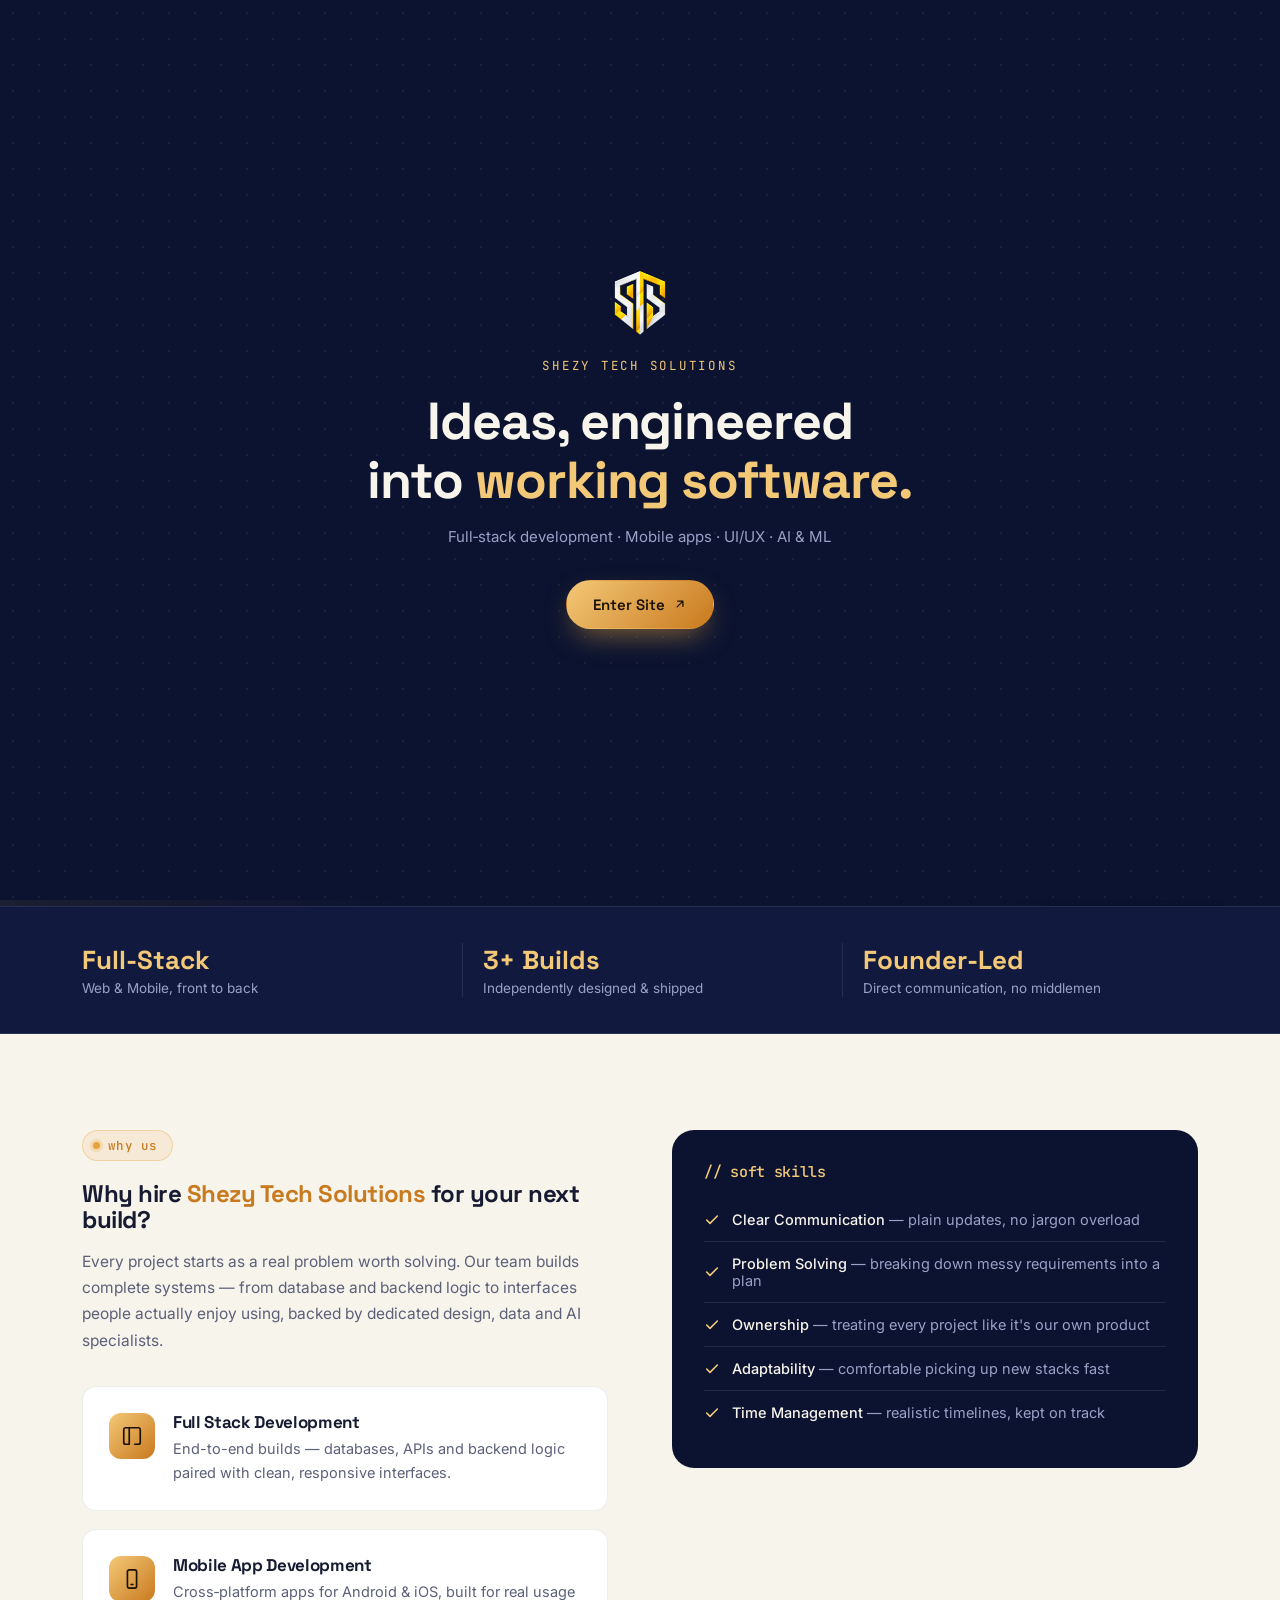
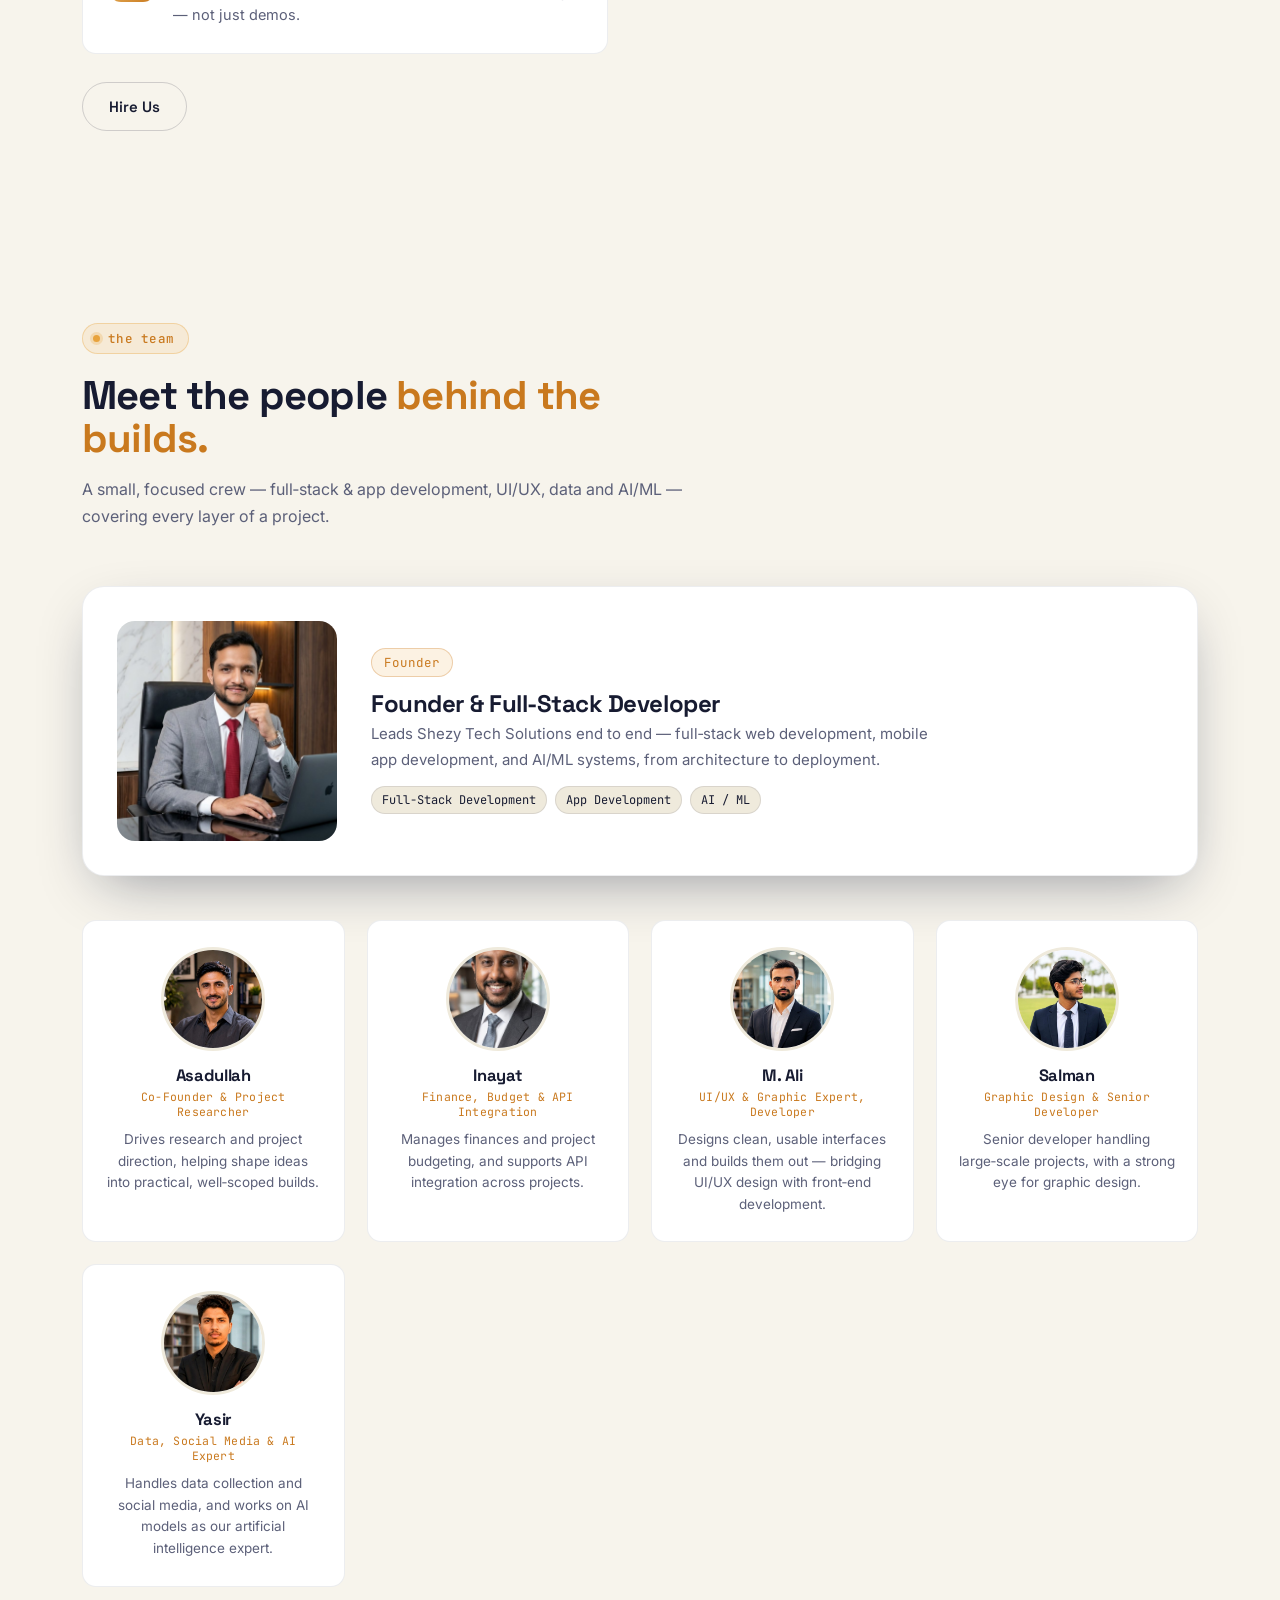
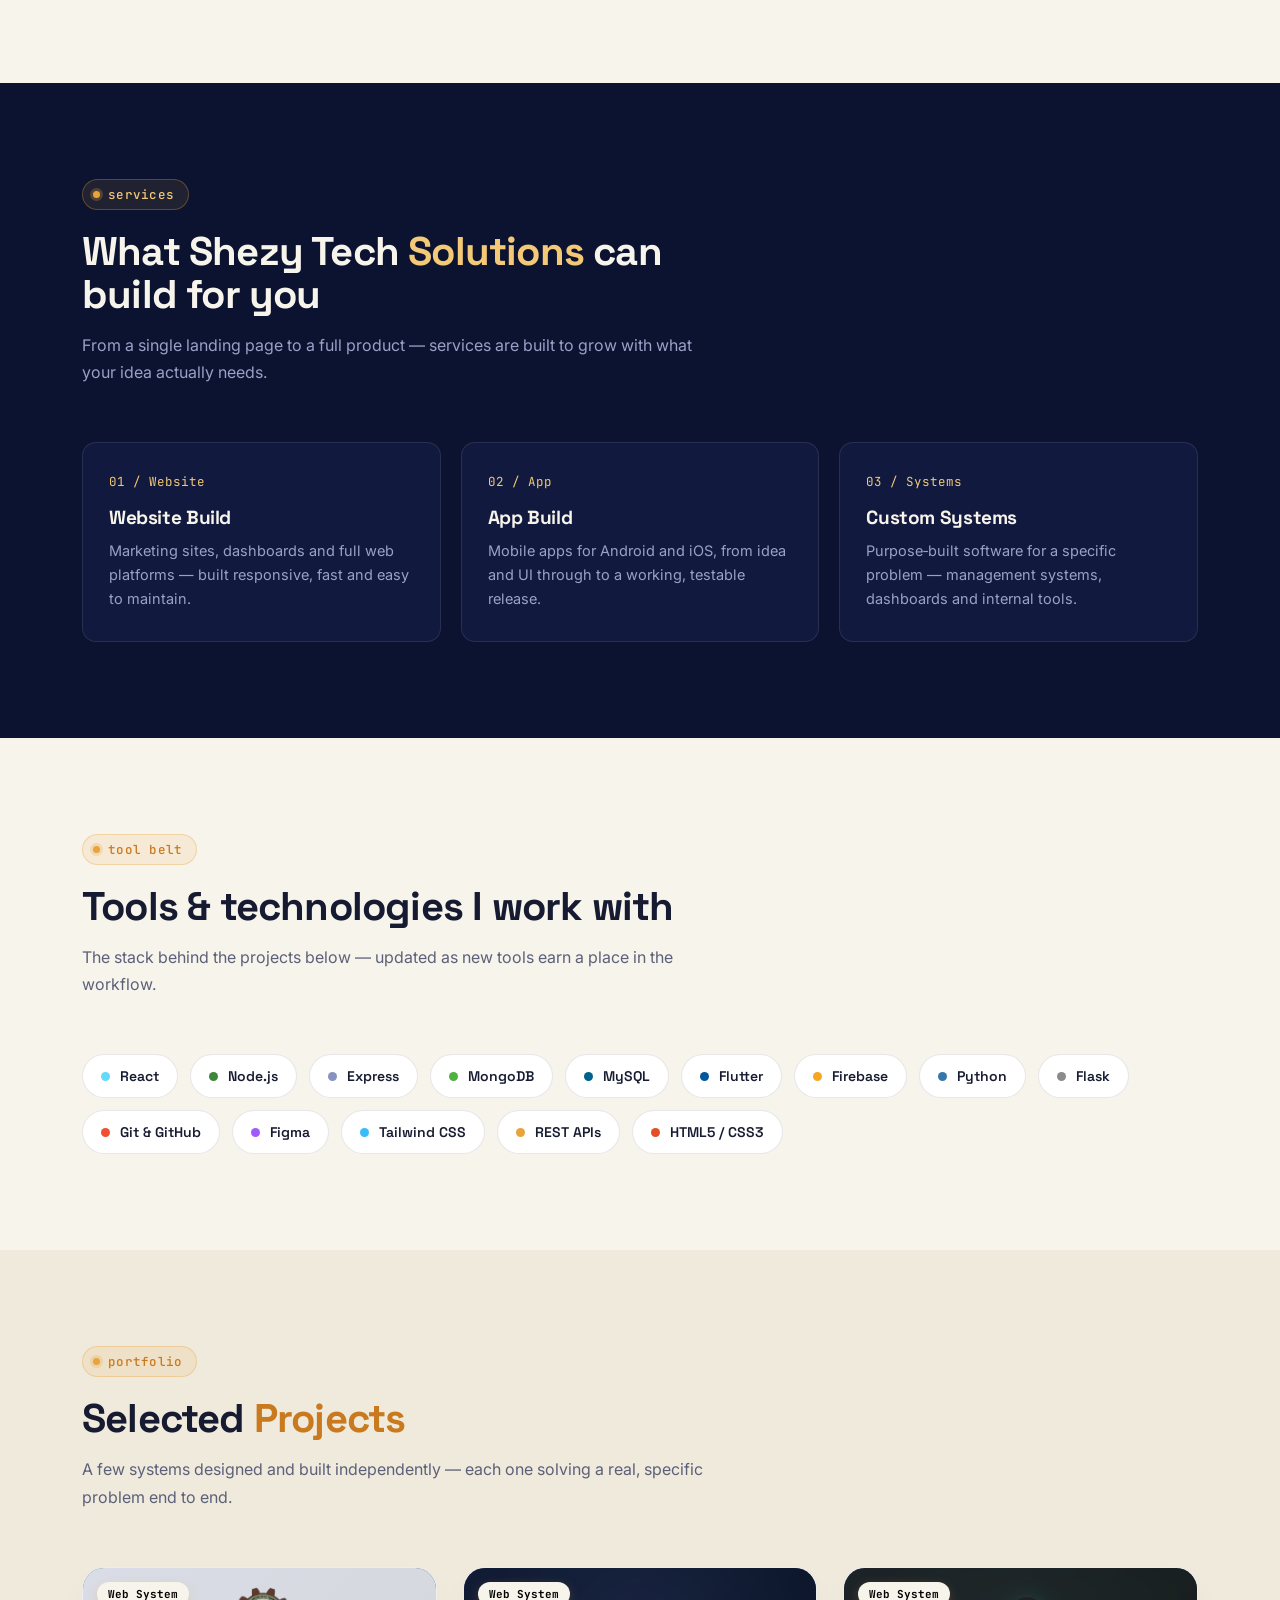
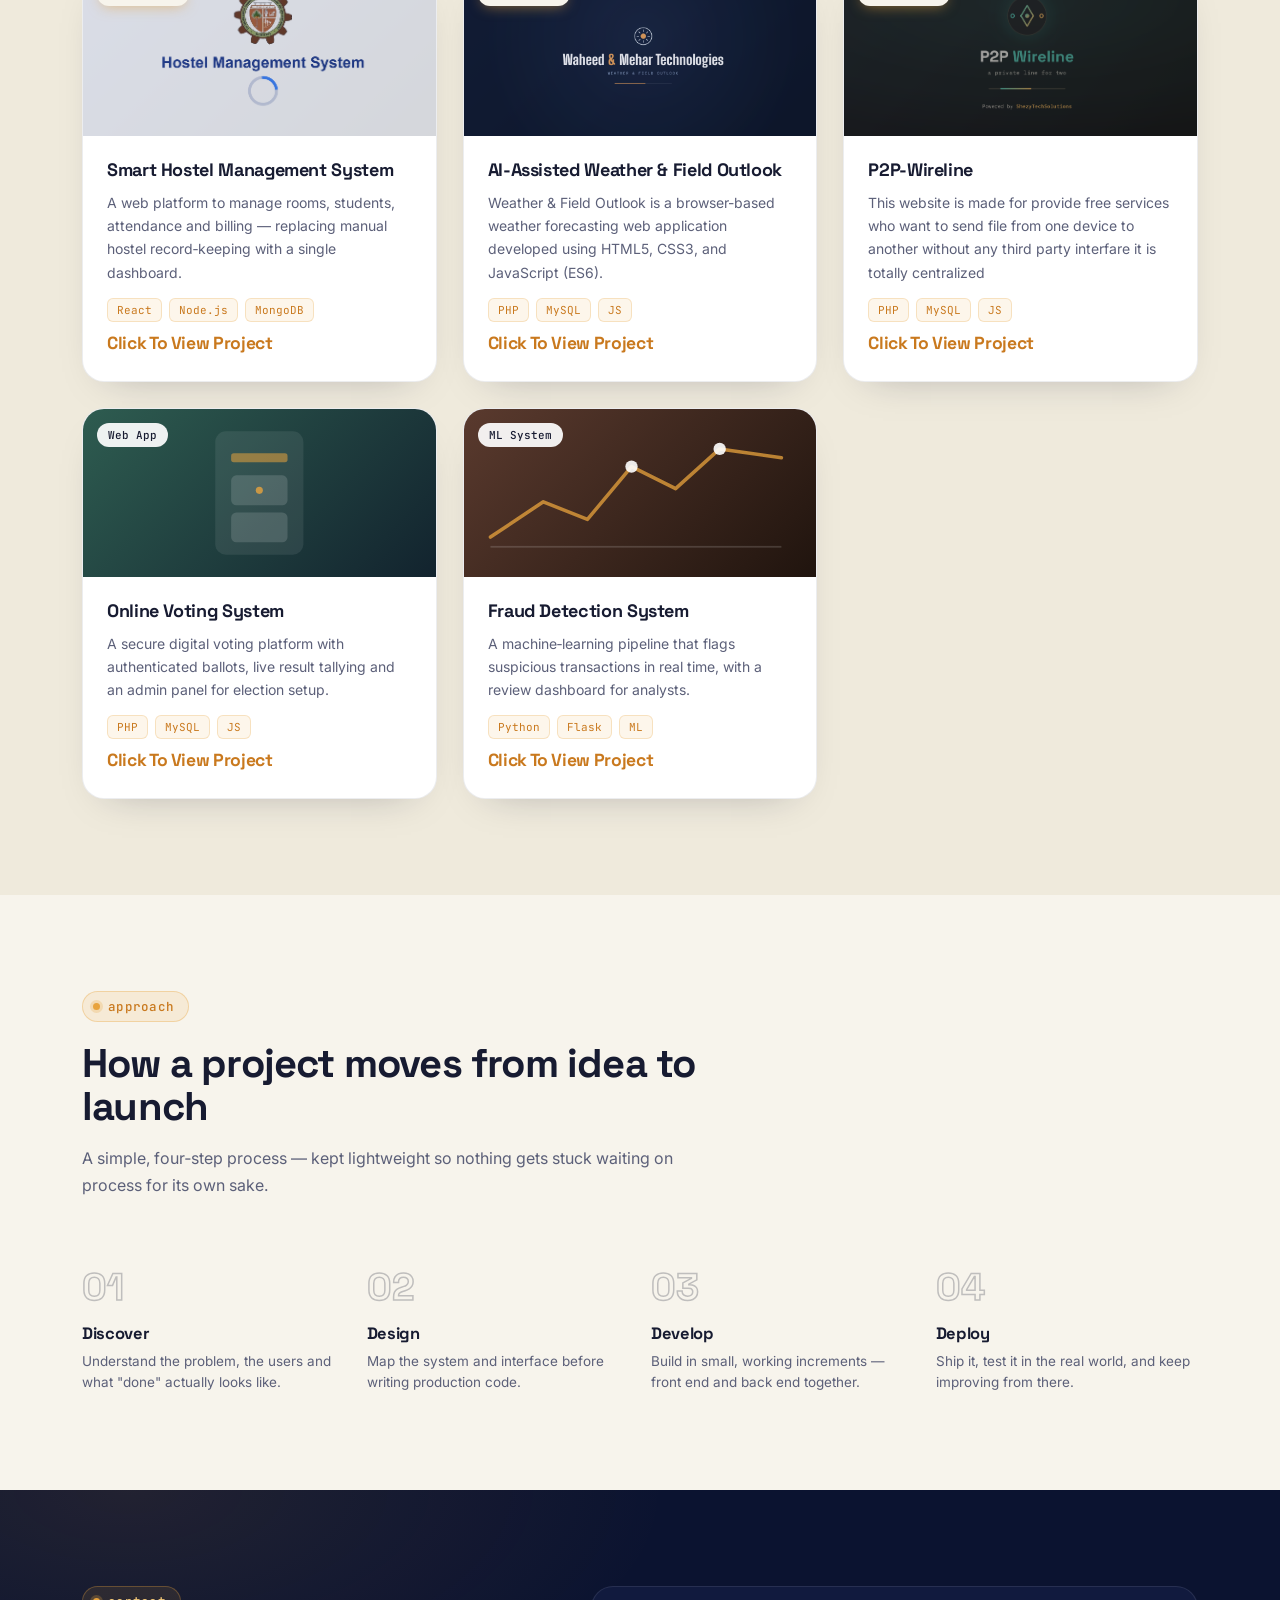
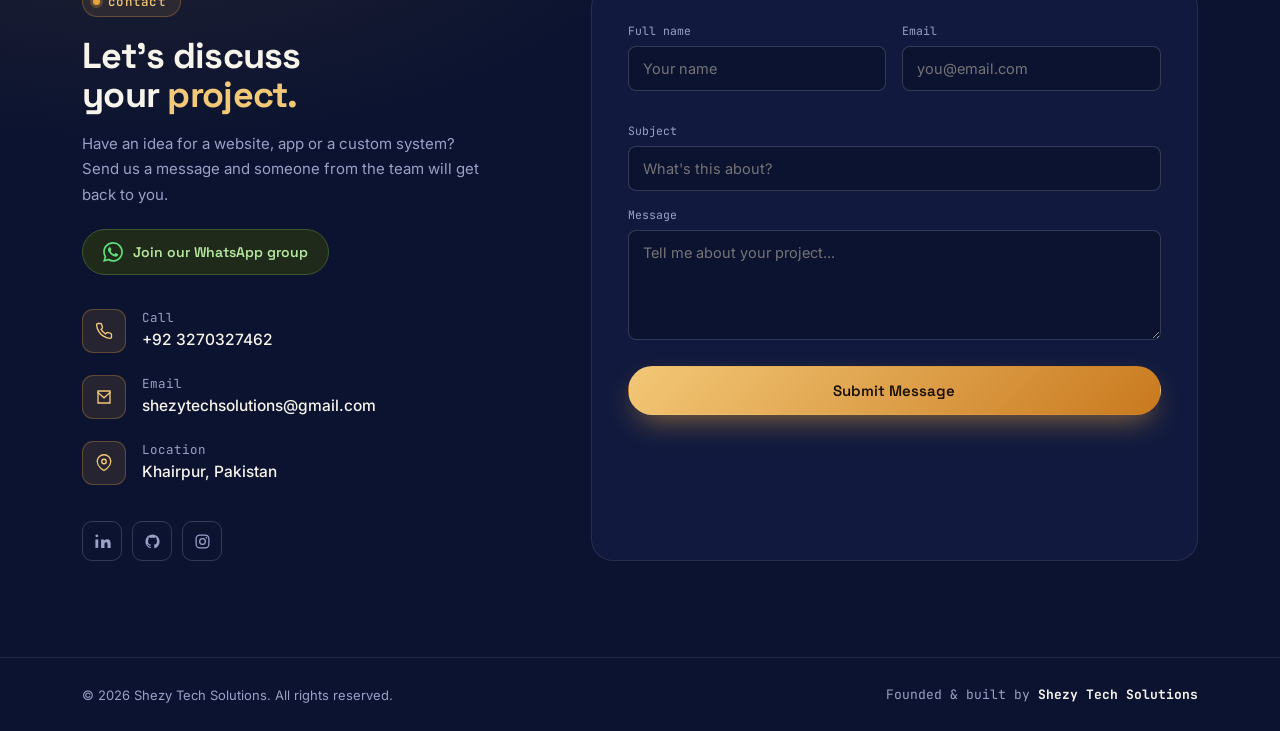
<file: index.html>
<!DOCTYPE html>
<html lang="en">
<head>
<meta charset="UTF-8">
<meta name="viewport" content="width=device-width, initial-scale=1.0">
<title>Shezy Tech Solutions — Full-Stack, Mobile &amp; AI Development Studio</title>
<meta name="description" content="Shezy Tech Solutions — a full-stack, mobile app and AI/ML development studio. We design, build and ship practical software, backed by a small dedicated team.">
<link rel="preconnect" href="https://fonts.googleapis.com">
<link rel="preconnect" href="https://fonts.gstatic.com" crossorigin>
<link href="https://fonts.googleapis.com/css2?family=Space+Grotesk:wght@400;500;600;700&family=Inter:wght@400;500;600;700;800&family=JetBrains+Mono:wght@400;500;600&display=swap" rel="stylesheet">
<link rel="icon" type="image/png" href="logo .png">
<link rel="shortcut icon" href="logo .png">
<link rel="apple-touch-icon" href="logo .png">
<style>
  :root{
    --ink:#0B1330;
    --ink-2:#111A3E;
    --ink-3:#161F49;
    --line:rgba(230,232,245,0.10);
    --line-strong:rgba(230,232,245,0.18);
    --paper:#F7F4EC;
    --paper-2:#EFEADC;
    --text-on-paper:#171B31;
    --muted-on-paper:#5C6079;
    --muted-on-ink:#9AA1C7;
    --white:#F7F4EC;
    --gold:#E8A33D;
    --gold-soft:#F3C877;
    --gold-deep:#C9791E;
    --radius-lg:22px;
    --radius-md:14px;
    --radius-sm:8px;
    --maxw:1180px;
    --shadow-lift: 0 20px 60px -20px rgba(11,19,48,0.45);
  }

  *{box-sizing:border-box;}
  html{scroll-behavior:smooth;}
  body{
    margin:0;
    background:var(--paper);
    color:var(--text-on-paper);
    font-family:'Inter',system-ui,sans-serif;
    -webkit-font-smoothing:antialiased;
    overflow-x:hidden;
  }
  img{max-width:100%;display:block;}
  a{color:inherit;text-decoration:none;}
  ul{margin:0;padding:0;list-style:none;}
  h1,h2,h3,h4{
    font-family:'Space Grotesk',sans-serif;
    margin:0;
    line-height:1.08;
    letter-spacing:-0.02em;
  }
  p{margin:0;}
  .mono{font-family:'JetBrains Mono',monospace;}
  section{position:relative;}
  .wrap{
    max-width:var(--maxw);
    margin:0 auto;
    padding:0 32px;
  }
  @media (max-width:640px){ .wrap{padding:0 20px;} }

  /* Eyebrow / labels */
  .eyebrow{
    display:inline-flex;
    align-items:center;
    gap:8px;
    font-family:'JetBrains Mono',monospace;
    font-size:12.5px;
    letter-spacing:0.02em;
    font-weight:500;
    color:var(--gold-deep);
    background:rgba(232,163,61,0.12);
    border:1px solid rgba(232,163,61,0.35);
    padding:6px 14px 6px 10px;
    border-radius:999px;
    margin-bottom:20px;
  }
  .eyebrow.on-ink{
    color:var(--gold-soft);
    background:rgba(232,163,61,0.10);
    border-color:rgba(232,163,61,0.30);
  }
  .eyebrow::before{
    content:"";
    width:7px;height:7px;border-radius:50%;
    background:var(--gold);
    box-shadow:0 0 0 3px rgba(232,163,61,0.25);
  }

  /* Buttons */
  .btn{
    display:inline-flex;
    align-items:center;
    justify-content:center;
    gap:8px;
    font-family:'Space Grotesk',sans-serif;
    font-weight:600;
    font-size:15px;
    padding:14px 26px;
    border-radius:999px;
    border:1px solid transparent;
    cursor:pointer;
    transition:transform .25s ease, box-shadow .25s ease, background .25s ease, color .25s ease, border-color .25s ease;
    white-space:nowrap;
  }
  .btn-gold{
    background:linear-gradient(135deg,var(--gold-soft),var(--gold-deep));
    color:#1A1004;
    box-shadow:0 12px 30px -10px rgba(232,163,61,0.65);
  }
  .btn-gold:hover{transform:translateY(-2px);box-shadow:0 16px 36px -10px rgba(232,163,61,0.8);}
  .btn-ghost-ink{
    border-color:var(--line-strong);
    color:var(--white);
    background:rgba(255,255,255,0.03);
  }
  .btn-ghost-ink:hover{background:rgba(255,255,255,0.08);border-color:rgba(255,255,255,0.3);}
  .btn-ghost-paper{
    border-color:rgba(23,27,49,0.18);
    color:var(--text-on-paper);
  }
  .btn-ghost-paper:hover{background:rgba(23,27,49,0.06);}
  .btn-link{
    display:inline-flex;align-items:center;gap:6px;
    font-family:'Space Grotesk',sans-serif;font-weight:600;font-size:15px;
    color:var(--gold-deep);
    border-bottom:1.5px;
    padding-bottom:2px;
  }
  .btn-link svg{transition:transform .2s ease;}
  .btn-link:hover svg{transform:translate(3px,-3px);}

  /* ================= NAV ================= */
  #nav{
    position:sticky; top:0; z-index:100;
    background:rgba(11,19,48,0.86);
    backdrop-filter:blur(14px);
    -webkit-backdrop-filter:blur(14px);
    border-bottom:1px solid var(--line);
  }
  #nav .wrap{
    display:flex; align-items:center; justify-content:space-between;
    height:78px;
  }
  .logo{
    display:flex; align-items:center; gap:10px;
    font-family:'Space Grotesk',sans-serif;
    font-weight:700; font-size:19px; color:var(--white);
  }
  .logo-mark{
    width:40px;height:40px;border-radius:30px;
    
    display:flex;align-items:center;justify-content:center;
    color:#1A1004; font-family:'JetBrains Mono',monospace; font-weight:600; font-size:15px;
    flex-shrink:0;
  }
  .logo small{
    display:block; font-family:'JetBrains Mono',monospace; font-weight:400;
    font-size:10.5px; color:var(--muted-on-ink); letter-spacing:0.03em; margin-top:1px;
  }
  .nav-links{
    display:flex; align-items:center; gap:36px;
  }
  .nav-links a{
    font-size:14.5px; font-weight:500; color:var(--muted-on-ink);
    transition:color .2s ease; position:relative;
  }
  .nav-links a:hover{color:var(--white);}
  .nav-cta{display:flex;align-items:center;gap:14px;}
  .nav-toggle{
    display:none; flex-direction:column; gap:5px; background:none; border:none; cursor:pointer; padding:8px;
  }
  .nav-toggle span{width:22px;height:2px;background:var(--white);border-radius:2px;}

  @media (max-width:920px){
    .nav-links{
      position:absolute; top:78px; left:0; right:0;
      background:var(--ink); border-bottom:1px solid var(--line);
      flex-direction:column; align-items:flex-start; gap:0;
      max-height:0; overflow:hidden; transition:max-height .35s ease;
    }
    .nav-links.open{max-height:420px;}
    .nav-links a{width:100%; padding:16px 32px; border-bottom:1px solid var(--line);}
    .nav-toggle{display:flex;}
    .nav-cta .btn{display:none;}
  }

  /* ================= HERO ================= */
  #hero{
    background:
      radial-gradient(1100px 500px at 82% -10%, rgba(232,163,61,0.16), transparent 60%),
      radial-gradient(700px 400px at 0% 100%, rgba(232,163,61,0.08), transparent 60%),
      var(--ink);
    color:var(--white);
    padding:88px 0 70px;
    overflow:hidden;
  }
  .dotfield{
    position:absolute; inset:0; pointer-events:none;
    background-image: radial-gradient(rgba(230,232,245,0.10) 1px, transparent 1px);
    background-size:26px 26px;
    -webkit-mask-image: radial-gradient(700px 500px at 85% 10%, #000 0%, transparent 70%);
    mask-image: radial-gradient(700px 500px at 85% 10%, #000 0%, transparent 70%);
  }
  .hero-grid{
    display:grid; grid-template-columns:1.05fr 0.95fr; gap:56px; align-items:center;
    position:relative; z-index:1;
  }
  .hero-copy h1{
    font-size:clamp(34px,4.4vw,54px);
    color:var(--white);
    margin-bottom:22px;
  }
  .hero-copy h1 .accent{color:var(--gold-soft);}
  .hero-copy p.lede{
    font-size:17px; line-height:1.7; color:var(--muted-on-ink);
    max-width:520px; margin-bottom:32px;
  }
  .hero-actions{display:flex; align-items:center; gap:26px; flex-wrap:wrap; margin-bottom:36px;}
  .tag-row{display:flex; flex-wrap:wrap; gap:10px;}
  .tag-pill{
    font-family:'JetBrains Mono',monospace; font-size:12px; color:var(--muted-on-ink);
    border:1px solid var(--line-strong); padding:7px 13px; border-radius:999px;
    background:rgba(255,255,255,0.02);
  }

  /* Hero photo window chrome */
  .hero-visual{position:relative;}
  .window{
    position:relative;
    background:var(--ink-2);
    border:1px solid var(--line-strong);
    border-radius:var(--radius-lg);
    overflow:hidden;
    box-shadow:var(--shadow-lift);
    transform:rotate(1.2deg);
  }
  .window-bar{
    display:flex; align-items:center; gap:8px;
    padding:12px 16px;
    background:var(--ink-3);
    border-bottom:1px solid var(--line);
  }
  .win-dot{width:10px;height:10px;border-radius:50%;}
  .win-dot.r{background:#F26B5E;} .win-dot.y{background:#F3C64C;} .win-dot.g{background:#63C674;}
  .window-bar .win-path{
    margin-left:10px; font-family:'JetBrains Mono',monospace; font-size:11.5px; color:var(--muted-on-ink);
  }
  .window-photo{
    aspect-ratio:4/5; overflow:hidden;
  }
  .window-photo img{width:100%;height:100%;object-fit:cover;object-position:center 15%;}
  .float-card{
    position:absolute; background:var(--paper); color:var(--text-on-paper);
    border-radius:var(--radius-md); padding:14px 16px;
    box-shadow:0 18px 40px -14px rgba(11,19,48,0.55);
    font-family:'Space Grotesk',sans-serif;
  }
  .float-card.fc1{
    top:-22px; left:-30px;
    display:flex; align-items:center; gap:10px;
  }
  .float-card.fc1 .dot{width:9px;height:9px;border-radius:50%;background:#3FB56B;box-shadow:0 0 0 4px rgba(63,181,107,0.18);}
  .float-card.fc1 span{font-size:13px; font-weight:600;}
  .float-card.fc2{
    bottom:-24px; right:-18px;
    font-family:'JetBrains Mono',monospace; font-size:12px; font-weight:500;
    display:flex; flex-direction:column; gap:2px;
  }
  .float-card.fc2 b{font-family:'Space Grotesk',sans-serif; font-size:20px;}

  @media (max-width:920px){
    .hero-grid{grid-template-columns:1fr; gap:64px;}
    .hero-visual{max-width:420px; margin:0 auto;}
  }

  /* ================= STATS STRIP ================= */
  #stats{
    background:var(--ink-2);
    border-top:1px solid var(--line);
    border-bottom:1px solid var(--line);
    padding:36px 0;
  }
  .stats-grid{
    display:grid; grid-template-columns:repeat(3,1fr); gap:24px;
  }
  .stat-item{
    display:flex; align-items:center; gap:14px;
    padding:0 20px;
    border-left:1px solid var(--line);
  }
  .stat-item:first-child{border-left:none;padding-left:0;}
  .stat-item b{
    font-family:'Space Grotesk',sans-serif; font-size:26px; color:var(--gold-soft); display:block;
  }
  .stat-item span{font-size:13.5px; color:var(--muted-on-ink);}
  @media (max-width:720px){
    .stats-grid{grid-template-columns:1fr; gap:18px;}
    .stat-item{border-left:none; border-top:1px solid var(--line); padding:16px 0 0;}
    .stat-item:first-child{border-top:none;padding-top:0;}
  }

  /* ================= SECTION HEAD ================= */
  .section-pad{padding:96px 0;}
  @media (max-width:720px){.section-pad{padding:64px 0;}}
  .sec-head{max-width:640px; margin-bottom:56px;}
  .sec-head h2{font-size:clamp(28px,3.4vw,40px);}
  .sec-head h2 .accent{color:var(--gold-deep);}
  .sec-head p{margin-top:16px; font-size:16px; line-height:1.7; color:var(--muted-on-paper);}
  .sec-head.on-ink h2{color:var(--white);}
  .sec-head.on-ink p{color:var(--muted-on-ink);}
  .sec-head.on-ink h2 .accent{color:var(--gold-soft);}

  /* ================= SKILLS ================= */
  #skills{background:var(--paper);}
  .skills-grid{
    display:grid; grid-template-columns:1fr 1fr; gap:64px; align-items:start;
  }
  .skill-cards{display:flex; flex-direction:column; gap:18px;}
  .skill-card{
    background:#fff; border:1px solid rgba(23,27,49,0.08);
    border-radius:var(--radius-md); padding:26px 26px;
    display:flex; gap:18px; align-items:flex-start;
    transition:transform .25s ease, box-shadow .25s ease, border-color .25s ease;
  }
  .skill-card:hover{transform:translateY(-4px); box-shadow:0 20px 40px -18px rgba(23,27,49,0.25); border-color:rgba(232,163,61,0.4);}
  .skill-ic{
    width:46px;height:46px;border-radius:12px; flex-shrink:0;
    background:linear-gradient(135deg,var(--gold-soft),var(--gold-deep));
    display:flex;align-items:center;justify-content:center;
  }
  .skill-card h4{font-size:17px; margin-bottom:6px;}
  .skill-card p{font-size:14.5px; color:var(--muted-on-paper); line-height:1.6;}

  .soft-skills-panel{
    background:var(--ink); color:var(--white);
    border-radius:var(--radius-lg); padding:34px 32px;
  }
  .soft-skills-panel h4{font-size:15px; font-family:'JetBrains Mono',monospace; color:var(--gold-soft); margin-bottom:18px; font-weight:500;}
  .soft-list{display:flex; flex-direction:column;}
  .soft-list li{
    display:flex; align-items:center; gap:12px;
    padding:13px 0; border-bottom:1px solid var(--line);
    font-size:14.5px; color:var(--muted-on-ink);
  }
  .soft-list li:last-child{border-bottom:none;}
  .soft-list li svg{flex-shrink:0;color:var(--gold-soft);}
  .soft-list li b{color:var(--white); font-weight:500;}

  @media (max-width:860px){
    .skills-grid{grid-template-columns:1fr; gap:36px;}
  }

  /* ================= TEAM ================= */
  #team{background:var(--paper);}
  .founder-card{
    display:grid; grid-template-columns:220px 1fr; gap:34px; align-items:center;
    background:#fff; border:1px solid rgba(23,27,49,0.08); border-radius:var(--radius-lg);
    padding:34px; margin-bottom:44px; box-shadow:var(--shadow-lift);
  }
  .founder-card .member-photo{width:220px; height:220px; border-radius:18px;}
  .founder-card h3{font-size:24px; margin-bottom:4px;}
  .founder-role{
    display:inline-block; font-family:'JetBrains Mono',monospace; font-size:12.5px;
    color:var(--gold-deep); background:rgba(232,163,61,0.14); border:1px solid rgba(201,121,30,0.3);
    padding:5px 12px; border-radius:999px; margin-bottom:14px;
  }
  .founder-card p.member-desc{font-size:15px; line-height:1.7; color:var(--muted-on-paper); max-width:560px; margin-bottom:14px;}
  .member-tags{display:flex; flex-wrap:wrap; gap:8px;}
  .member-tags span{
    font-size:12px; font-family:'JetBrains Mono',monospace; color:var(--text-on-paper);
    background:var(--paper-2); border:1px solid rgba(23,27,49,0.1); padding:5px 10px; border-radius:999px;
  }
  @media (max-width:640px){
    .founder-card{grid-template-columns:1fr; text-align:center; padding:28px;}
    .founder-card .member-photo{width:150px; height:150px; margin:0 auto;}
    .member-tags{justify-content:center;}
  }

  .team-grid{display:grid; grid-template-columns:repeat(auto-fit,minmax(230px,1fr)); gap:22px;}
  .team-card{
    background:#fff; border:1px solid rgba(23,27,49,0.08); border-radius:var(--radius-md);
    padding:26px 22px; text-align:center; transition:transform .25s ease, box-shadow .25s ease, border-color .25s ease;
  }
  .team-card:hover{transform:translateY(-6px); box-shadow:0 20px 40px -18px rgba(23,27,49,0.25); border-color:rgba(232,163,61,0.4);}
  .team-card .member-photo{
    width:104px; height:104px; border-radius:50%; margin:0 auto 16px; object-fit:cover;
    border:3px solid var(--paper-2);
  }
  .team-card h4{font-size:16.5px; margin-bottom:4px;}
  .team-card .role{
    display:block; font-family:'JetBrains Mono',monospace; font-size:11.5px; color:var(--gold-deep);
    margin-bottom:10px; letter-spacing:.02em;
  }
  .team-card p{font-size:13.5px; color:var(--muted-on-paper); line-height:1.6;}
  .founder-card .member-photo, .team-card .member-photo{object-fit:cover;}

  /* ================= SERVICES ================= */
  #services{background:var(--ink); color:var(--white);}
  .services-grid{display:grid; grid-template-columns:repeat(3,1fr); gap:20px;}
  .service-card{
    background:var(--ink-2); border:1px solid var(--line);
    border-radius:var(--radius-md); padding:30px 26px;
    transition:border-color .25s ease, transform .25s ease;
  }
  .service-card:hover{border-color:rgba(232,163,61,0.45); transform:translateY(-4px);}
  .service-num{
    font-family:'JetBrains Mono',monospace; font-size:12.5px; color:var(--gold-soft); margin-bottom:18px; display:block;
  }
  .service-card h4{font-size:19px; margin-bottom:10px;}
  .service-card p{font-size:14.5px; color:var(--muted-on-ink); line-height:1.65;}
  @media (max-width:860px){.services-grid{grid-template-columns:1fr;}}

  /* ================= TOOLS ================= */
  #tools{background:var(--paper);}
  .tools-wrap{
    display:flex; flex-wrap:wrap; gap:12px;
  }
  .tool-chip{
    display:flex; align-items:center; gap:10px;
    background:#fff; border:1px solid rgba(23,27,49,0.1);
    padding:12px 18px; border-radius:999px;
    font-family:'Space Grotesk',sans-serif; font-weight:600; font-size:14px;
    transition:transform .2s ease, border-color .2s ease, background .2s ease;
  }
  .tool-chip:hover{transform:translateY(-3px); border-color:var(--gold); background:#FFFCF5;}
  .tool-chip .sw{width:9px;height:9px;border-radius:50%;}

  /* ================= PROJECTS ================= */
  #projects{background:var(--paper-2);}
  .proj-grid{display:grid; grid-template-columns:repeat(3,1fr); gap:26px;}
  .proj-card{
    background:#fff; border-radius:var(--radius-lg); overflow:hidden;
    border:1px solid rgba(23,27,49,0.08);
    box-shadow:0 16px 40px -26px rgba(23,27,49,0.35);
    display:flex; flex-direction:column;
    transition:transform .3s ease, box-shadow .3s ease;
  }
  .proj-card:hover{transform:translateY(-6px); box-shadow:0 26px 50px -22px rgba(23,27,49,0.4);}
  .proj-visual{
    height:168px; position:relative; overflow:hidden;
  }
  .proj-visual svg{width:100%;height:100%;display:block;}
  .proj-tagbadge{
    position:absolute; top:14px; left:14px; z-index:2;
    font-family:'JetBrains Mono',monospace; font-size:11px; font-weight:500;
    background:rgba(255,255,255,0.92); color:var(--text-on-paper);
    padding:5px 11px; border-radius:999px;
  }
  .proj-tagbadge.is-web-system{
    background:var(--white); color:#000; font-weight:700;
    box-shadow:0 4px 14px -4px rgba(232,163,61,0.6);
  }
  .proj-body{padding:24px 24px 26px; display:flex; flex-direction:column; gap:12px; flex:1;}
  .proj-body h4{font-size:18px;}
  .proj-body p{font-size:14px; color:var(--muted-on-paper); line-height:1.65; flex:1;}
  .proj-tags{display:flex; flex-wrap:wrap; gap:7px; margin-top:2px;}
  .proj-tags span{
    font-family:'JetBrains Mono',monospace; font-size:11px; color:var(--gold-deep);
    background:rgba(232,163,61,0.10); border:1px solid rgba(232,163,61,0.25);
    padding:4px 9px; border-radius:6px;
  }
  @media (max-width:960px){.proj-grid{grid-template-columns:1fr 1fr;}}
  @media (max-width:640px){.proj-grid{grid-template-columns:1fr;}}

  /* ================= PROCESS ================= */
  #process{background:var(--paper);}
  .process-grid{display:grid; grid-template-columns:repeat(4,1fr); gap:22px;}
  .process-item{position:relative; padding-top:8px;}
  .process-num{
    font-family:'Space Grotesk',sans-serif; font-size:38px; font-weight:700;
    color:transparent; -webkit-text-stroke:1.5px rgba(23,27,49,0.25);
    display:block; margin-bottom:14px;
  }
  .process-item h4{font-size:16.5px; margin-bottom:8px;}
  .process-item p{font-size:13.5px; color:var(--muted-on-paper); line-height:1.6;}
  @media (max-width:860px){.process-grid{grid-template-columns:1fr 1fr; row-gap:34px;}}
  @media (max-width:520px){.process-grid{grid-template-columns:1fr;}}

  /* ================= CONTACT ================= */
  #contact{
    background:var(--ink); color:var(--white);
    background:
      radial-gradient(900px 420px at 10% 0%, rgba(232,163,61,0.10), transparent 60%),
      var(--ink);
  }
  .contact-grid{display:grid; grid-template-columns:0.85fr 1.15fr; gap:60px;}
  .whatsapp-cta{
    display:inline-flex; align-items:center; gap:10px; margin-top:22px;
    padding:12px 20px; border-radius:999px; background:#1F2A1A; border:1px solid #3A5A2E;
    color:#B7E8A0; font-family:'Space Grotesk',sans-serif; font-weight:600; font-size:14px;
    text-decoration:none; transition:.25s;
  }
  .whatsapp-cta:hover{background:#2A3B23; border-color:#4E7A3B; transform:translateY(-2px);}
  .whatsapp-cta .wa-ic{display:flex; color:#5FE07C;}
  .contact-info-list{display:flex; flex-direction:column; gap:22px; margin-top:34px;}
  .contact-info-item{display:flex; align-items:flex-start; gap:16px;}
  .ci-ic{
    width:44px;height:44px;border-radius:11px; flex-shrink:0;
    background:rgba(232,163,61,0.12); border:1px solid rgba(232,163,61,0.3);
    display:flex; align-items:center; justify-content:center; color:var(--gold-soft);
  }
  .contact-info-item span{display:block; font-size:12.5px; color:var(--muted-on-ink); margin-bottom:3px; font-family:'JetBrains Mono',monospace;}
  .contact-info-item b{font-size:15.5px; font-weight:500;}
  .social-row{display:flex; gap:10px; margin-top:36px;}
  .social-row a{
    width:40px;height:40px;border-radius:10px;
    border:1px solid var(--line-strong);
    display:flex; align-items:center; justify-content:center;
    color:var(--muted-on-ink);
    transition:all .2s ease;
  }
  .social-row a:hover{border-color:var(--gold); color:var(--gold-soft); transform:translateY(-3px);}

  .form-card{
    background:var(--ink-2); border:1px solid var(--line);
    border-radius:var(--radius-lg); padding:36px;
  }
  .form-row{display:grid; grid-template-columns:1fr 1fr; gap:16px; margin-bottom:16px;}
  .field label{
    display:block; font-family:'JetBrains Mono',monospace; font-size:11.5px; color:var(--muted-on-ink);
    margin-bottom:8px;
  }
  .field input, .field textarea{
    width:100%; background:var(--ink); border:1px solid var(--line-strong);
    border-radius:var(--radius-sm); padding:13px 14px; color:var(--white);
    font-family:'Inter',sans-serif; font-size:14.5px; outline:none;
    transition:border-color .2s ease;
  }
  .field input:focus, .field textarea:focus{border-color:var(--gold);}
  .field textarea{resize:vertical; min-height:110px;}
  .form-card .field{margin-bottom:16px;}
  .form-card button{width:100%; margin-top:6px;}
  @media (max-width:860px){
    .contact-grid{grid-template-columns:1fr; gap:44px;}
    .form-row{grid-template-columns:1fr;}
  }

  /* ================= FOOTER ================= */
  footer{
    background:var(--ink); border-top:1px solid var(--line); color:var(--muted-on-ink);
    padding:28px 0;
  }
  .foot-wrap{display:flex; align-items:center; justify-content:space-between; flex-wrap:wrap; gap:14px; font-size:13px;}
  .foot-wrap .foot-brand{font-family:'JetBrains Mono',monospace;}
  .foot-wrap .foot-brand b{color:var(--white);}

  /* Reveal animation */
  .reveal{opacity:0; transform:translateY(22px); transition:opacity .7s ease, transform .7s ease;}
  .reveal.in{opacity:1; transform:translateY(0);}
  @media (prefers-reduced-motion: reduce){
    .reveal{opacity:1; transform:none; transition:none;}
    html{scroll-behavior:auto;}
  }
  /* ================= INTRO SPLASH ================= */
  #introSplash{
    position:fixed; inset:0; z-index:999; background:var(--ink);
    display:flex; align-items:center; justify-content:center; overflow:hidden;
    transition:opacity .6s ease, visibility .6s ease;
  }
  #introSplash.hide{opacity:0; visibility:hidden; pointer-events:none;}
  body.intro-active{overflow:hidden;}
  .intro-dotfield{
    position:absolute; inset:0;
    background-image:radial-gradient(rgba(232,163,61,0.18) 1px, transparent 1px);
    background-size:26px 26px; opacity:0.5;
  }
  .intro-inner{position:relative; text-align:center; max-width:640px; padding:0 24px; animation:introFade .9s ease both;}
  @keyframes introFade{from{opacity:0; transform:translateY(14px);} to{opacity:1; transform:translateY(0);}}
  .intro-badge{
    width:64px; height:64px;  margin:0 auto 22px;
     
    display:flex; align-items:center; justify-content:center;
  }
  .intro-eyebrow{
    font-family:'JetBrains Mono',monospace; font-size:12.5px; letter-spacing:.14em;
    color:var(--gold-soft); margin-bottom:18px;
  }
  .intro-title{
    color:var(--white); font-size:clamp(30px,5vw,52px); line-height:1.12; margin-bottom:18px;
  }
  .intro-title span{color:var(--gold-soft);}
  .intro-sub{color:var(--muted-on-ink); font-size:15px; margin-bottom:34px;}
  .intro-enter{display:inline-flex; align-items:center; gap:8px;}
  @media (max-width:520px){.intro-badge{width:52px; height:52px;}}
</style>
</head>
<body>

<!-- ================= INTRO SPLASH ================= -->
<div id="introSplash">
  <div class="intro-dotfield"></div>
  <div class="intro-inner">
    <div class="intro-badge">
      <img src="logo .png" height="85" >
    </div>
    <div class="intro-eyebrow">SHEZY TECH SOLUTIONS</div>
    <h1 class="intro-title">Ideas, engineered<br>into <span>working software.</span></h1>
    <p class="intro-sub">Full‑stack development · Mobile apps · UI/UX · AI &amp; ML</p>
    <button id="introEnter" class="btn btn-gold intro-enter">Enter Site
      <svg width="14" height="14" viewBox="0 0 24 24" fill="none"><path d="M7 17L17 7M17 7H8M17 7V16" stroke="currentColor" stroke-width="2.2" stroke-linecap="round" stroke-linejoin="round"/></svg>
    </button>
  </div>
</div>

<!-- ================= NAV ================= -->
<nav id="nav">
  <div class="wrap">
    <a href="#hero" class="logo">
      <span class="logo-mark"><img src="logo .png" alt="Shezy Tech Solutions logo"></span>
      <span>Shezy Tech<small>SOLUTIONS</small></span>
    </a>
    <ul class="nav-links" id="navLinks">
      <li><a href="#about">About</a></li>
      <li><a href="#skills">Skills</a></li>
      <li><a href="#team">Team</a></li>
      <li><a href="#projects">Projects</a></li>
      <li><a href="#services">Services</a></li>
      <li><a href="#contact">Contact</a></li>
    </ul>
    <div class="nav-cta">
      <a href="#contact" class="btn btn-gold">Start a Project</a>
      <button class="nav-toggle" id="navToggle" aria-label="Toggle menu">
        <span></span><span></span><span></span>
      </button>
    </div>
  </div>
</nav>

<!-- ================= HERO ================= -->
<section id="hero">
  <div class="dotfield"></div>
  <div class="wrap">
    <div class="hero-grid">
      <div class="hero-copy reveal">
        <div class="eyebrow on-ink">team.init()</div>
        <h1>Full‑stack ideas,<br>shipped as <span class="accent">working software.</span></h1>
        <p class="lede">Shezy Tech Solutions is a young studio built on real, working projects rather than promises. We're a small dedicated team — full‑stack &amp; app development, UI/UX design, and AI/ML — designing, building and deploying software end to end.</p>
        <div class="hero-actions">
          <a href="#contact" class="btn btn-gold">Start a Project</a>
          <a href="#team" class="btn-link">Meet the Team
            <svg width="14" height="14" viewBox="0 0 24 24" fill="none"><path d="M7 17L17 7M17 7H8M17 7V16" stroke="currentColor" stroke-width="2.2" stroke-linecap="round" stroke-linejoin="round"/></svg>
          </a>
        </div>
        <div class="tag-row">
          <span class="tag-pill">#FullStackDevelopment</span>
          <span class="tag-pill">#MobileAppDevelopment</span>
          <span class="tag-pill">#WebsiteBuild</span>
        </div>
      </div>
      <div class="hero-visual reveal">
        <div class="window">
          <div class="window-bar">
            <span class="win-dot r"></span><span class="win-dot y"></span><span class="win-dot g"></span>
            <span class="win-path">founder.jsx — Shezy Tech</span>
          </div>
          <div class="window-photo">
            <img id="founderPhotoSrc" src="[data-uri]" alt="Founder of Shezy Tech Solutions">
          </div>
        </div>
        <div class="float-card fc1"><span class="dot"></span><span>Available for projects</span></div>
        <div class="float-card fc2"><b>3+</b>Core products built</div>
      </div>
    </div>
  </div>
</section>

<!-- ================= STATS ================= -->
<section id="stats">
  <div class="wrap">
    <div class="stats-grid">
      <div class="stat-item reveal">
        <div>
          <b>Full‑Stack</b>
          <span>Web &amp; Mobile, front to back</span>
        </div>
      </div>
      <div class="stat-item reveal">
        <div>
          <b>3+ Builds</b>
          <span>Independently designed &amp; shipped</span>
        </div>
      </div>
      <div class="stat-item reveal">
        <div>
          <b>Founder‑Led</b>
          <span>Direct communication, no middlemen</span>
        </div>
      </div>
    </div>
  </div>
</section>

<!-- ================= SKILLS / ABOUT ================= -->
<section id="skills" class="section-pad">
  <div class="wrap" id="about">
    <div class="skills-grid">
      <div>
        <div class="eyebrow">why us</div>
        <h2 style="margin-bottom:16px;">Why hire <span style="color:var(--gold-deep);">Shezy Tech Solutions</span> for your next build?</h2>
        <p style="color:var(--muted-on-paper); font-size:15.5px; line-height:1.7; margin-bottom:32px; max-width:520px;">
          Every project starts as a real problem worth solving. Our team builds complete systems — from database and backend logic to interfaces people actually enjoy using, backed by dedicated design, data and AI specialists.
        </p>
        <div class="skill-cards">
          <div class="skill-card reveal">
            <div class="skill-ic">
              <svg width="22" height="22" viewBox="0 0 24 24" fill="none"><path d="M9 3H5a2 2 0 00-2 2v4m6-6h10a2 2 0 012 2v4M9 3v18M3 9v10a2 2 0 002 2h4M21 9v10a2 2 0 01-2 2h-4" stroke="#1A1004" stroke-width="1.8" stroke-linecap="round" stroke-linejoin="round"/></svg>
            </div>
            <div>
              <h4>Full Stack Development</h4>
              <p>End-to-end builds — databases, APIs and backend logic paired with clean, responsive interfaces.</p>
            </div>
          </div>
          <div class="skill-card reveal">
            <div class="skill-ic">
              <svg width="22" height="22" viewBox="0 0 24 24" fill="none"><rect x="7" y="2" width="10" height="20" rx="2" stroke="#1A1004" stroke-width="1.8"/><path d="M11 18h2" stroke="#1A1004" stroke-width="1.8" stroke-linecap="round"/></svg>
            </div>
            <div>
              <h4>Mobile App Development</h4>
              <p>Cross‑platform apps for Android &amp; iOS, built for real usage — not just demos.</p>
            </div>
          </div>
        </div>
        <a href="#contact" class="btn btn-ghost-paper" style="margin-top:28px;">Hire Us</a>
      </div>

      <div class="soft-skills-panel reveal">
        <h4>// soft skills</h4>
        <ul class="soft-list">
          <li>
            <svg width="16" height="16" viewBox="0 0 24 24" fill="none"><path d="M20 6L9 17l-5-5" stroke="currentColor" stroke-width="2.4" stroke-linecap="round" stroke-linejoin="round"/></svg>
            <span><b>Clear Communication</b> — plain updates, no jargon overload</span>
          </li>
          <li>
            <svg width="16" height="16" viewBox="0 0 24 24" fill="none"><path d="M20 6L9 17l-5-5" stroke="currentColor" stroke-width="2.4" stroke-linecap="round" stroke-linejoin="round"/></svg>
            <span><b>Problem Solving</b> — breaking down messy requirements into a plan</span>
          </li>
          <li>
            <svg width="16" height="16" viewBox="0 0 24 24" fill="none"><path d="M20 6L9 17l-5-5" stroke="currentColor" stroke-width="2.4" stroke-linecap="round" stroke-linejoin="round"/></svg>
            <span><b>Ownership</b> — treating every project like it's our own product</span>
          </li>
          <li>
            <svg width="16" height="16" viewBox="0 0 24 24" fill="none"><path d="M20 6L9 17l-5-5" stroke="currentColor" stroke-width="2.4" stroke-linecap="round" stroke-linejoin="round"/></svg>
            <span><b>Adaptability</b> — comfortable picking up new stacks fast</span>
          </li>
          <li>
            <svg width="16" height="16" viewBox="0 0 24 24" fill="none"><path d="M20 6L9 17l-5-5" stroke="currentColor" stroke-width="2.4" stroke-linecap="round" stroke-linejoin="round"/></svg>
            <span><b>Time Management</b> — realistic timelines, kept on track</span>
          </li>
        </ul>
      </div>
    </div>
  </div>
</section>

<!-- ================= TEAM ================= -->
<section id="team" class="section-pad">
  <div class="wrap">
    <div class="sec-head">
      <div class="eyebrow">the team</div>
      <h2>Meet the people <span class="accent">behind the builds.</span></h2>
      <p>A small, focused crew — full‑stack &amp; app development, UI/UX, data and AI/ML — covering every layer of a project.</p>
    </div>

    <div class="founder-card reveal">
      <img id="founderPhotoTeam" class="member-photo" src="" alt="Founder">
      <div>
        <span class="founder-role">Founder</span>
        <h3>Founder &amp; Full‑Stack Developer</h3>
        <p class="member-desc">Leads Shezy Tech Solutions end to end — full‑stack web development, mobile app development, and AI/ML systems, from architecture to deployment.</p>
        <div class="member-tags">
          <span>Full‑Stack Development</span>
          <span>App Development</span>
          <span>AI / ML</span>
        </div>
      </div>
    </div>

    <div class="team-grid">
      <div class="team-card reveal">
        <img class="member-photo" src="team/asadullah.jpg" alt="Asadullah">
        <h4>Asadullah</h4>
        <span class="role">Co-Founder &amp; Project Researcher</span>
        <p>Drives research and project direction, helping shape ideas into practical, well‑scoped builds.</p>
      </div>
      <div class="team-card reveal">
        <img class="member-photo" src="team/inayatprofile.jpg" alt="Inayat">
        <h4>Inayat</h4>
        <span class="role">Finance, Budget &amp; API Integration</span>
        <p>Manages finances and project budgeting, and supports API integration across projects.</p>
      </div>
      <div class="team-card reveal">
        <img class="member-photo" src="team/m_Ali.jpg" alt="M. Ali">
        <h4>M. Ali</h4>
        <span class="role">UI/UX &amp; Graphic Expert, Developer</span>
        <p>Designs clean, usable interfaces and builds them out — bridging UI/UX design with front‑end development.</p>
      </div>
      <div class="team-card reveal">
        <img class="member-photo" src="team/salman.jpg" alt="Salman">
        <h4>Salman</h4>
        <span class="role">Graphic Design &amp; Senior Developer</span>
        <p>Senior developer handling large‑scale projects, with a strong eye for graphic design.</p>
      </div>
      <div class="team-card reveal">
        <img class="member-photo" src="team/yasir.jpg" alt="Yasir">
        <h4>Yasir</h4>
        <span class="role">Data, Social Media &amp; AI Expert</span>
        <p>Handles data collection and social media, and works on AI models as our artificial intelligence expert.</p>
      </div>
    </div>
  </div>
</section>

<!-- ================= SERVICES ================= -->
<section id="services" class="section-pad">
  <div class="wrap">
    <div class="sec-head on-ink reveal">
      <div class="eyebrow on-ink">services</div>
      <h2>What Shezy Tech <span class="accent">Solutions</span> can build for you</h2>
      <p>From a single landing page to a full product — services are built to grow with what your idea actually needs.</p>
    </div>
    <div class="services-grid">
      <div class="service-card reveal">
        <span class="service-num">01 / Website</span>
        <h4>Website Build</h4>
        <p>Marketing sites, dashboards and full web platforms — built responsive, fast and easy to maintain.</p>
      </div>
      <div class="service-card reveal">
        <span class="service-num">02 / App</span>
        <h4>App Build</h4>
        <p>Mobile apps for Android and iOS, from idea and UI through to a working, testable release.</p>
      </div>
      <div class="service-card reveal">
        <span class="service-num">03 / Systems</span>
        <h4>Custom Systems</h4>
        <p>Purpose‑built software for a specific problem — management systems, dashboards and internal tools.</p>
      </div>
    </div>
  </div>
</section>

<!-- ================= TOOLS ================= -->
<section id="tools" class="section-pad">
  <div class="wrap">
    <div class="sec-head reveal">
      <div class="eyebrow">tool belt</div>
      <h2>Tools &amp; technologies I work with</h2>
      <p>The stack behind the projects below — updated as new tools earn a place in the workflow.</p>
    </div>
    <div class="tools-wrap" id="toolsWrap">
      <!-- tool chips injected by JS -->
    </div>
  </div>
</section>

<!-- ================= PROJECTS ================= -->
<section id="projects" class="section-pad">
  <div class="wrap">
    <div class="sec-head reveal">
      <div class="eyebrow">portfolio</div>
      <h2>Selected <span style="color:var(--gold-deep);">Projects</span></h2>
      <p>A few systems designed and built independently — each one solving a real, specific problem end to end.</p>
    </div>
    <div class="proj-grid">

      <div class="proj-card reveal">
        <div class="proj-visual" style="background:linear-gradient(135deg,#3A4B8C,#1B2140);">
          <span class="proj-tagbadge is-web-system">Web System</span>
          <img  src="Screenshot 2026-08-12 070159.png" alt="Project screenshot" style="width:100%; height:100%; object-fit:cover; opacity:0.85;"/>
        </div>
        <div class="proj-body">
          <h4>Smart Hostel Management System</h4>
          <p>A web platform to manage rooms, students, attendance and billing — replacing manual hostel record‑keeping with a single dashboard.</p>
          <div class="proj-tags"><span>React</span><span>Node.js</span><span>MongoDB</span></div>
          <a href="Hostel/templates/splash.html" class="btn-link"><h3>Click To View Project</h3></a>
        </div>
      </div>

      <div class="proj-card reveal">
        <div class="proj-visual" style="background:linear-gradient(135deg,#3A4B8C,#1B2140);">
          <span class="proj-tagbadge is-web-system">Web System</span>
          <img  src="Screenshot 2026-08-10 221241.png" alt="Project screenshot" style="width:100%; height:100%; object-fit:cover; opacity:0.85;"/>
        </div>
        <div class="proj-body">
          <h4> AI-Assisted Weather & Field Outlook</h4>
          <p>Weather & Field Outlook is a browser-based weather forecasting web application developed using HTML5, CSS3, and JavaScript (ES6).</p>
          <div class="proj-tags"><span>PHP</span><span>MySQL</span><span>JS</span></div>
          <a href="weather/Weather_forcast.html" class="btn-link"><h3>Click To View Project</h3></a>
        </div>
      </div>

<div class="proj-card reveal">
        <div class="proj-visual" style="background:linear-gradient(135deg,#3A4B8C,#1B2140);">
          <span class="proj-tagbadge is-web-system">Web System</span>
          <img  src="Screenshot 2026-08-12 070131.png" alt="Project screenshot" style="width:100%; height:100%; object-fit:cover; opacity:0.85;"/>
        </div>
        <div class="proj-body">
          <h4> P2P-Wireline </h4>
          <p>This website is made for provide free services who want to send file from one device to another without any third party interfare it is totally centralized </p>
          <div class="proj-tags"><span>PHP</span><span>MySQL</span><span>JS</span></div>
          <a href="https://p2p-wire.up.railway.app" class="btn-link"><h3>Click To View Project</h3></a>
        </div>
      </div>
      

      <div class="proj-card reveal">
        <div class="proj-visual" style="background:linear-gradient(135deg,#2E5C50,#12232E);">
          <span class="proj-tagbadge">Web App</span>
          <svg viewBox="0 0 400 200" preserveAspectRatio="xMidYMid slice">
            <rect x="150" y="30" width="100" height="140" rx="12" fill="rgba(255,255,255,0.08)"/>
            <rect x="168" y="55" width="64" height="10" rx="3" fill="rgba(232,163,61,0.55)"/>
            <rect x="168" y="80" width="64" height="34" rx="6" fill="rgba(255,255,255,0.14)"/>
            <rect x="168" y="122" width="64" height="34" rx="6" fill="rgba(255,255,255,0.14)"/>
            <circle cx="200" cy="97" r="4" fill="rgba(232,163,61,0.8)"/>
          </svg>
        </div>
        <div class="proj-body">
          <h4>Online Voting System</h4>
          <p>A secure digital voting platform with authenticated ballots, live result tallying and an admin panel for election setup.</p>
          <div class="proj-tags"><span>PHP</span><span>MySQL</span><span>JS</span></div>
          <a href="#" class="btn-link"><h3>Click To View Project</h3></a>
        </div>
      </div>

      <div class="proj-card reveal">
        <div class="proj-visual" style="background:linear-gradient(135deg,#5A3A2E,#20140E);">
          <span class="proj-tagbadge">ML System</span>
          <svg viewBox="0 0 400 200" preserveAspectRatio="xMidYMid slice">
            <polyline points="30,150 90,110 140,130 190,70 240,95 290,50 360,60" fill="none" stroke="rgba(232,163,61,0.75)" stroke-width="4" stroke-linecap="round" stroke-linejoin="round"/>
            <circle cx="190" cy="70" r="7" fill="rgba(255,255,255,0.9)"/>
            <circle cx="290" cy="50" r="7" fill="rgba(255,255,255,0.9)"/>
            <rect x="30" y="160" width="330" height="2" fill="rgba(255,255,255,0.15)"/>
          </svg>
        </div>
        <div class="proj-body">
          <h4>Fraud Detection System</h4>
          <p>A machine‑learning pipeline that flags suspicious transactions in real time, with a review dashboard for analysts.</p>
          <div class="proj-tags"><span>Python</span><span>Flask</span><span>ML</span></div>
          <a href="#" class="btn-link"><h3>Click To View Project</h3></a>
        </div>
      </div>

    </div>
  </div>
</section>

<!-- ================= PROCESS ================= -->
<section id="process" class="section-pad">
  <div class="wrap">
    <div class="sec-head reveal">
      <div class="eyebrow">approach</div>
      <h2>How a project moves from idea to launch</h2>
      <p>A simple, four‑step process — kept lightweight so nothing gets stuck waiting on process for its own sake.</p>
    </div>
    <div class="process-grid">
      <div class="process-item reveal">
        <span class="process-num">01</span>
        <h4>Discover</h4>
        <p>Understand the problem, the users and what "done" actually looks like.</p>
      </div>
      <div class="process-item reveal">
        <span class="process-num">02</span>
        <h4>Design</h4>
        <p>Map the system and interface before writing production code.</p>
      </div>
      <div class="process-item reveal">
        <span class="process-num">03</span>
        <h4>Develop</h4>
        <p>Build in small, working increments — front end and back end together.</p>
      </div>
      <div class="process-item reveal">
        <span class="process-num">04</span>
        <h4>Deploy</h4>
        <p>Ship it, test it in the real world, and keep improving from there.</p>
      </div>
    </div>
  </div>
</section>

<!-- ================= CONTACT ================= -->
<section id="contact" class="section-pad">
  <div class="wrap">
    <div class="contact-grid">
      <div class="reveal">
        <div class="eyebrow on-ink">contact</div>
        <h2 style="color:var(--white); font-size:clamp(26px,3.2vw,36px);">Let's discuss<br>your <span style="color:var(--gold-soft);">project.</span></h2>
        <p style="color:var(--muted-on-ink); margin-top:16px; font-size:15px; line-height:1.7; max-width:400px;">
          Have an idea for a website, app or a custom system? Send us a message and someone from the team will get back to you.
        </p>
        <a href="https://chat.whatsapp.com/IGr5JT2SHyZG3bfjyzx9T5" target="_blank" rel="noopener" class="whatsapp-cta">
          <span class="wa-ic"><svg width="20" height="20" viewBox="0 0 24 24" fill="none"><path d="M20.52 3.48A11.94 11.94 0 0012.04 0C5.5 0 .2 5.3.2 11.85c0 2.09.55 4.13 1.6 5.93L0 24l6.4-1.68a11.86 11.86 0 005.63 1.43h.01c6.54 0 11.85-5.3 11.85-11.85 0-3.17-1.23-6.14-3.37-8.42zM12.04 21.6a9.7 9.7 0 01-4.95-1.36l-.35-.21-3.8 1 1.01-3.7-.23-.38a9.73 9.73 0 01-1.5-5.1c0-5.38 4.38-9.76 9.83-9.76 2.62 0 5.09 1.02 6.94 2.88a9.72 9.72 0 012.87 6.9c0 5.39-4.38 9.73-9.82 9.73zm5.38-7.3c-.3-.15-1.75-.86-2.02-.96-.27-.1-.47-.15-.66.15-.2.3-.76.96-.93 1.16-.17.2-.34.22-.64.07-.3-.15-1.26-.46-2.4-1.47-.89-.79-1.48-1.76-1.66-2.06-.17-.3-.02-.46.13-.61.14-.14.3-.35.45-.53.15-.17.2-.3.3-.5.1-.2.05-.37-.02-.52-.07-.15-.66-1.6-.91-2.18-.24-.58-.48-.5-.66-.5h-.56c-.2 0-.52.07-.79.37-.27.3-1.04 1.02-1.04 2.48 0 1.46 1.07 2.87 1.22 3.07.15.2 2.1 3.2 5.08 4.49.71.31 1.26.49 1.69.63.71.22 1.36.19 1.87.12.57-.09 1.75-.71 2-1.4.24-.68.24-1.27.17-1.4-.07-.12-.27-.2-.57-.35z" fill="currentColor"/></svg></span>
          <span>Join our WhatsApp group</span>
        </a>
        <div class="contact-info-list">
          <div class="contact-info-item">
            <div class="ci-ic"><svg width="18" height="18" viewBox="0 0 24 24" fill="none"><path d="M22 16.92v3a2 2 0 01-2.18 2 19.79 19.79 0 01-8.63-3.07 19.5 19.5 0 01-6-6 19.79 19.79 0 01-3.07-8.67A2 2 0 014.11 2h3a2 2 0 012 1.72c.127.96.361 1.903.7 2.81a2 2 0 01-.45 2.11L8.09 9.91a16 16 0 006 6l1.27-1.27a2 2 0 012.11-.45c.907.339 1.85.573 2.81.7A2 2 0 0122 16.92z" stroke="currentColor" stroke-width="1.8"/></svg></div>
            <div><span>Call</span><b id="phoneText">+92 3270327462</b></div>
          </div>
          <div class="contact-info-item">
            <div class="ci-ic"><svg width="18" height="18" viewBox="0 0 24 24" fill="none"><path d="M4 4h16v16H4V4z" stroke="currentColor" stroke-width="1.8"/><path d="M4 6l8 7 8-7" stroke="currentColor" stroke-width="1.8" stroke-linecap="round"/></svg></div>
            <div><span>Email</span><b id="emailText">shezytechsolutions@gmail.com</b></div>
          </div>
          <div class="contact-info-item">
            <div class="ci-ic"><svg width="18" height="18" viewBox="0 0 24 24" fill="none"><path d="M21 10c0 7-9 12-9 12s-9-5-9-12a9 9 0 0118 0z" stroke="currentColor" stroke-width="1.8"/><circle cx="12" cy="10" r="3" stroke="currentColor" stroke-width="1.8"/></svg></div>
            <div><span>Location</span><b>Khairpur, Pakistan</b></div>
          </div>
        </div>
        <div class="social-row">
          <a href="https://www.linkedin.com/company/shezytech-solutions/" aria-label="LinkedIn"><svg width="17" height="17" viewBox="0 0 24 24" fill="none"><rect x="2" y="9" width="4" height="12" fill="currentColor"/><circle cx="4" cy="4" r="2" fill="currentColor"/><path d="M10 9h4v2.2c.6-1.1 2-2.4 4.2-2.4 4.5 0 5.3 3 5.3 6.8V21h-4.4v-4.8c0-1.4 0-3.2-2-3.2s-2.3 1.5-2.3 3.1V21H10V9z" fill="currentColor"/></svg></a>
          <a href="https://www.shezytechsolutions.github.io" aria-label="GitHub"><svg width="17" height="17" viewBox="0 0 24 24" fill="none"><path d="M12 2a10 10 0 00-3.16 19.49c.5.09.68-.22.68-.48v-1.7c-2.78.6-3.37-1.34-3.37-1.34-.46-1.16-1.11-1.47-1.11-1.47-.9-.62.07-.6.07-.6 1 .07 1.53 1.03 1.53 1.03.9 1.52 2.36 1.08 2.93.83.09-.65.35-1.08.63-1.33-2.22-.25-4.56-1.11-4.56-4.94 0-1.09.39-1.99 1.03-2.69-.1-.25-.45-1.27.1-2.65 0 0 .84-.27 2.75 1.03a9.6 9.6 0 015 0c1.9-1.3 2.74-1.03 2.74-1.03.56 1.38.21 2.4.1 2.65.65.7 1.03 1.6 1.03 2.69 0 3.84-2.34 4.68-4.57 4.93.36.31.68.92.68 1.85V21c0 .27.18.58.69.48A10 10 0 0012 2z" fill="currentColor"/></svg></a>
          <a href="#" aria-label="Instagram"><svg width="17" height="17" viewBox="0 0 24 24" fill="none"><rect x="3" y="3" width="18" height="18" rx="5" stroke="currentColor" stroke-width="1.8"/><circle cx="12" cy="12" r="4" stroke="currentColor" stroke-width="1.8"/><circle cx="17.5" cy="6.5" r="1.2" fill="currentColor"/></svg></a>
        </div>
      </div>

      <form class="form-card reveal" id="contactForm">
        <div class="form-row">
          <div class="field">
            <label>Full name</label>
            <input type="text" id="fName" placeholder="Your name" required>
          </div>
          <div class="field">
            <label>Email</label>
            <input type="email" id="fEmail" placeholder="you@email.com" required>
          </div>
        </div>
        <div class="field">
          <label>Subject</label>
          <input type="text" id="fSubject" placeholder="What's this about?">
        </div>
        <div class="field">
          <label>Message</label>
          <textarea id="fMessage" placeholder="Tell me about your project..." required></textarea>
        </div>
        <button type="submit" class="btn btn-gold">Submit Message</button>
      </form>
    </div>
  </div>
</section>

<!-- ================= FOOTER ================= -->
<footer>
  <div class="wrap foot-wrap">
    <span>© <span id="year"></span> Shezy Tech Solutions. All rights reserved.</span>
    <span class="foot-brand">Founded &amp; built by <b>Shezy Tech Solutions</b></span>
  </div>
</footer>

<script>
  // mobile nav toggle
  const navToggle = document.getElementById('navToggle');
  const navLinks = document.getElementById('navLinks');
  navToggle.addEventListener('click', () => navLinks.classList.toggle('open'));
  navLinks.querySelectorAll('a').forEach(a => a.addEventListener('click', () => navLinks.classList.remove('open')));

  // year
  document.getElementById('year').textContent = new Date().getFullYear();

  // intro splash screen
  (function(){
    const splash = document.getElementById('introSplash');
    const enterBtn = document.getElementById('introEnter');
    if (!splash) return;
    document.body.classList.add('intro-active');
    function dismiss(){
      splash.classList.add('hide');
      document.body.classList.remove('intro-active');
      setTimeout(() => { splash.style.display = 'none'; }, 650);
    }
    enterBtn && enterBtn.addEventListener('click', dismiss);
    splash.addEventListener('click', (e) => { if (e.target === splash) dismiss(); });
  })();

  // reuse the founder's hero photo for the Team section card
  (function(){
    const src = document.getElementById('founderPhotoSrc');
    const dest = document.getElementById('founderPhotoTeam');
    if (src && dest) dest.src = src.src;
  })();

  // reveal on scroll
  const revealEls = document.querySelectorAll('.reveal');
  const io = new IntersectionObserver((entries) => {
    entries.forEach(entry => {
      if (entry.isIntersecting) {
        entry.target.classList.add('in');
        io.unobserve(entry.target);
      }
    });
  }, { threshold: 0.12 });
  revealEls.forEach(el => io.observe(el));

  // tools chips
  const tools = [
    {name:'React', color:'#61DAFB'},
    {name:'Node.js', color:'#3C873A'},
    {name:'Express', color:'#8892BF'},
    {name:'MongoDB', color:'#4DB33D'},
    {name:'MySQL', color:'#00618A'},
    {name:'Flutter', color:'#02569B'},
    {name:'Firebase', color:'#F5A623'},
    {name:'Python', color:'#3776AB'},
    {name:'Flask', color:'#8B8B8B'},
    {name:'Git & GitHub', color:'#F14E32'},
    {name:'Figma', color:'#A259FF'},
    {name:'Tailwind CSS', color:'#38BDF8'},
    {name:'REST APIs', color:'#E8A33D'},
    {name:'HTML5 / CSS3', color:'#E44D26'},
  ];
  const toolsWrap = document.getElementById('toolsWrap');
  tools.forEach(t => {
    const chip = document.createElement('div');
    chip.className = 'tool-chip';
    chip.innerHTML = `<span class="sw" style="background:${t.color}"></span>${t.name}`;
    toolsWrap.appendChild(chip);
  });

  // contact form -> mailto fallback
  document.getElementById('contactForm').addEventListener('submit', function(e){
    e.preventDefault();
    const name = document.getElementById('fName').value;
    const email = document.getElementById('fEmail').value;
    const subject = document.getElementById('fSubject').value || 'New project inquiry';
    const message = document.getElementById('fMessage').value;
    const body = `Name: ${name}%0AEmail: ${email}%0A%0A${encodeURIComponent(message)}`;
    window.location.href = `mailto:shezytechsolutions@gmail.com?subject=${encodeURIComponent(subject)}&body=${body}`;
  });
</script>
</body>
</html>
</file>
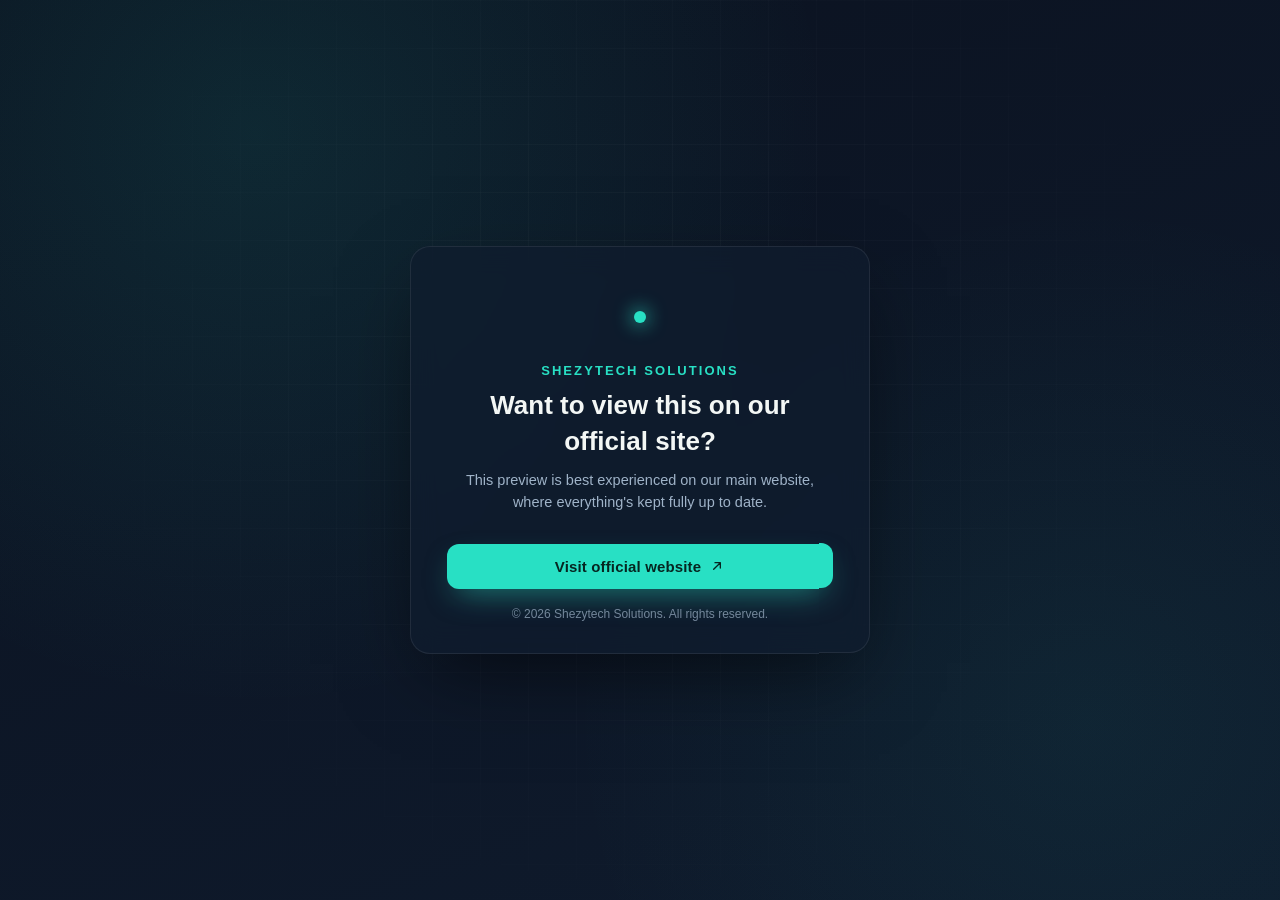
<file: p2p.html>
<!DOCTYPE html>
<html lang="en">
<head>
<meta charset="UTF-8">
<meta name="viewport" content="width=device-width, initial-scale=1.0, maximum-scale=1.0">
<title>Shezytech Solutions</title>
<style>
  :root{
    --bg-1:#0b1220;
    --bg-2:#0f1b2d;
    --panel:#101c2f;
    --accent:#28e0c4;
    --accent-dim:#1a8f7c;
    --text-hi:#f3f7f5;
    --text-lo:#9fb3c8;
    --border:rgba(255,255,255,0.08);
  }

  *{ box-sizing:border-box; margin:0; padding:0; }

  html,body{
    height:100%;
    width:100%;
    overflow:hidden;
  }

  body{
    font-family:'Inter', -apple-system, BlinkMacSystemFont, 'Segoe UI', sans-serif;
    background:
      radial-gradient(circle at 20% 15%, rgba(40,224,196,0.10), transparent 45%),
      radial-gradient(circle at 85% 80%, rgba(40,224,196,0.06), transparent 40%),
      linear-gradient(160deg, var(--bg-1), var(--bg-2));
    color:var(--text-hi);
    display:flex;
    align-items:center;
    justify-content:center;
    position:relative;
  }

  /* faint grid texture, keeps the tech feel without being loud */
  body::before{
    content:"";
    position:absolute;
    inset:0;
    background-image:
      linear-gradient(rgba(255,255,255,0.035) 1px, transparent 1px),
      linear-gradient(90deg, rgba(255,255,255,0.035) 1px, transparent 1px);
    background-size:48px 48px;
    mask-image:radial-gradient(circle at 50% 40%, black 0%, transparent 75%);
    pointer-events:none;
  }

  .overlay{
    position:relative;
    width:min(92vw, 460px);
    padding:44px 36px 32px;
    background:rgba(16,28,47,0.72);
    border:1px solid var(--border);
    border-radius:20px;
    backdrop-filter:blur(14px);
    -webkit-backdrop-filter:blur(14px);
    box-shadow:0 30px 80px -20px rgba(0,0,0,0.6);
    text-align:center;
    animation:rise 0.6s cubic-bezier(.2,.8,.2,1) both;
  }

  @keyframes rise{
    from{ opacity:0; transform:translateY(14px) scale(.98); }
    to{ opacity:1; transform:translateY(0) scale(1); }
  }

  .mark{
    width:52px;
    height:52px;
    margin:0 auto 20px;
    position:relative;
    display:flex;
    align-items:center;
    justify-content:center;
  }

  .mark span{
    position:absolute;
    inset:0;
    border-radius:50%;
    border:1.5px solid var(--accent);
    opacity:0;
    animation:ping 2.4s ease-out infinite;
  }
  .mark span:nth-child(2){ animation-delay:0.8s; }
  .mark span:nth-child(3){ animation-delay:1.6s; }

  @keyframes ping{
    0%{ transform:scale(0.4); opacity:0.9; }
    100%{ transform:scale(1.4); opacity:0; }
  }

  .mark .dot{
    width:12px;
    height:12px;
    border-radius:50%;
    background:var(--accent);
    box-shadow:0 0 18px 2px rgba(40,224,196,0.7);
  }

  .company{
    font-size:13px;
    letter-spacing:0.16em;
    text-transform:uppercase;
    color:var(--accent);
    font-weight:600;
    margin-bottom:10px;
  }

  h1{
    font-size:clamp(20px, 4.5vw, 26px);
    line-height:1.35;
    font-weight:600;
    color:var(--text-hi);
    margin-bottom:10px;
  }

  p.sub{
    font-size:14.5px;
    color:var(--text-lo);
    line-height:1.55;
    margin-bottom:30px;
  }

  .cta{
    display:inline-flex;
    align-items:center;
    gap:8px;
    width:100%;
    justify-content:center;
    padding:14px 22px;
    border-radius:12px;
    background:var(--accent);
    color:#062621;
    font-weight:700;
    font-size:15px;
    text-decoration:none;
    letter-spacing:0.01em;
    transition:transform 0.18s ease, box-shadow 0.18s ease, background 0.18s ease;
    box-shadow:0 12px 30px -10px rgba(40,224,196,0.55);
  }

  .cta:hover{
    background:#3bf0d2;
    transform:translateY(-2px);
    box-shadow:0 16px 36px -10px rgba(40,224,196,0.7);
  }

  .cta:active{
    transform:translateY(0);
  }

  .cta svg{
    width:16px;
    height:16px;
    transition:transform 0.18s ease;
  }

  .cta:hover svg{
    transform:translate(2px,-2px);
  }

  .foot{
    margin-top:18px;
    font-size:12px;
    color:var(--text-lo);
    opacity:0.7;
  }

  @media (max-width:420px){
    .overlay{
      padding:36px 24px 26px;
      border-radius:16px;
    }
  }

  @media (prefers-reduced-motion: reduce){
    .overlay{ animation:none; }
    .mark span{ animation:none; opacity:0.3; }
  }
</style>
</head>
<body>

  <div class="overlay">
    <div class="mark">
      <span></span>
      <span></span>
      <span></span>
      <div class="dot"></div>
    </div>

    <div class="company">Shezytech Solutions</div>
    <h1>Want to view this on our official site?</h1>
    <p class="sub">This preview is best experienced on our main website, where everything's kept fully up to date.</p>

    <a class="cta" href="https://www.shezytechsolutions.com" target="_blank" rel="noopener noreferrer">
      Visit official website
      <svg viewBox="0 0 24 24" fill="none" xmlns="https://p2p-wireline.up.railway.app">
        <path d="M7 17L17 7M17 7H9M17 7V15" stroke="currentColor" stroke-width="2" stroke-linecap="round" stroke-linejoin="round"/>
      </svg>
    </a>

    <div class="foot">&copy; <span id="year"></span> Shezytech Solutions. All rights reserved.</div>
  </div>

  <script>
    document.getElementById('year').textContent = new Date().getFullYear();
  </script>

</body>
</html>
</file>
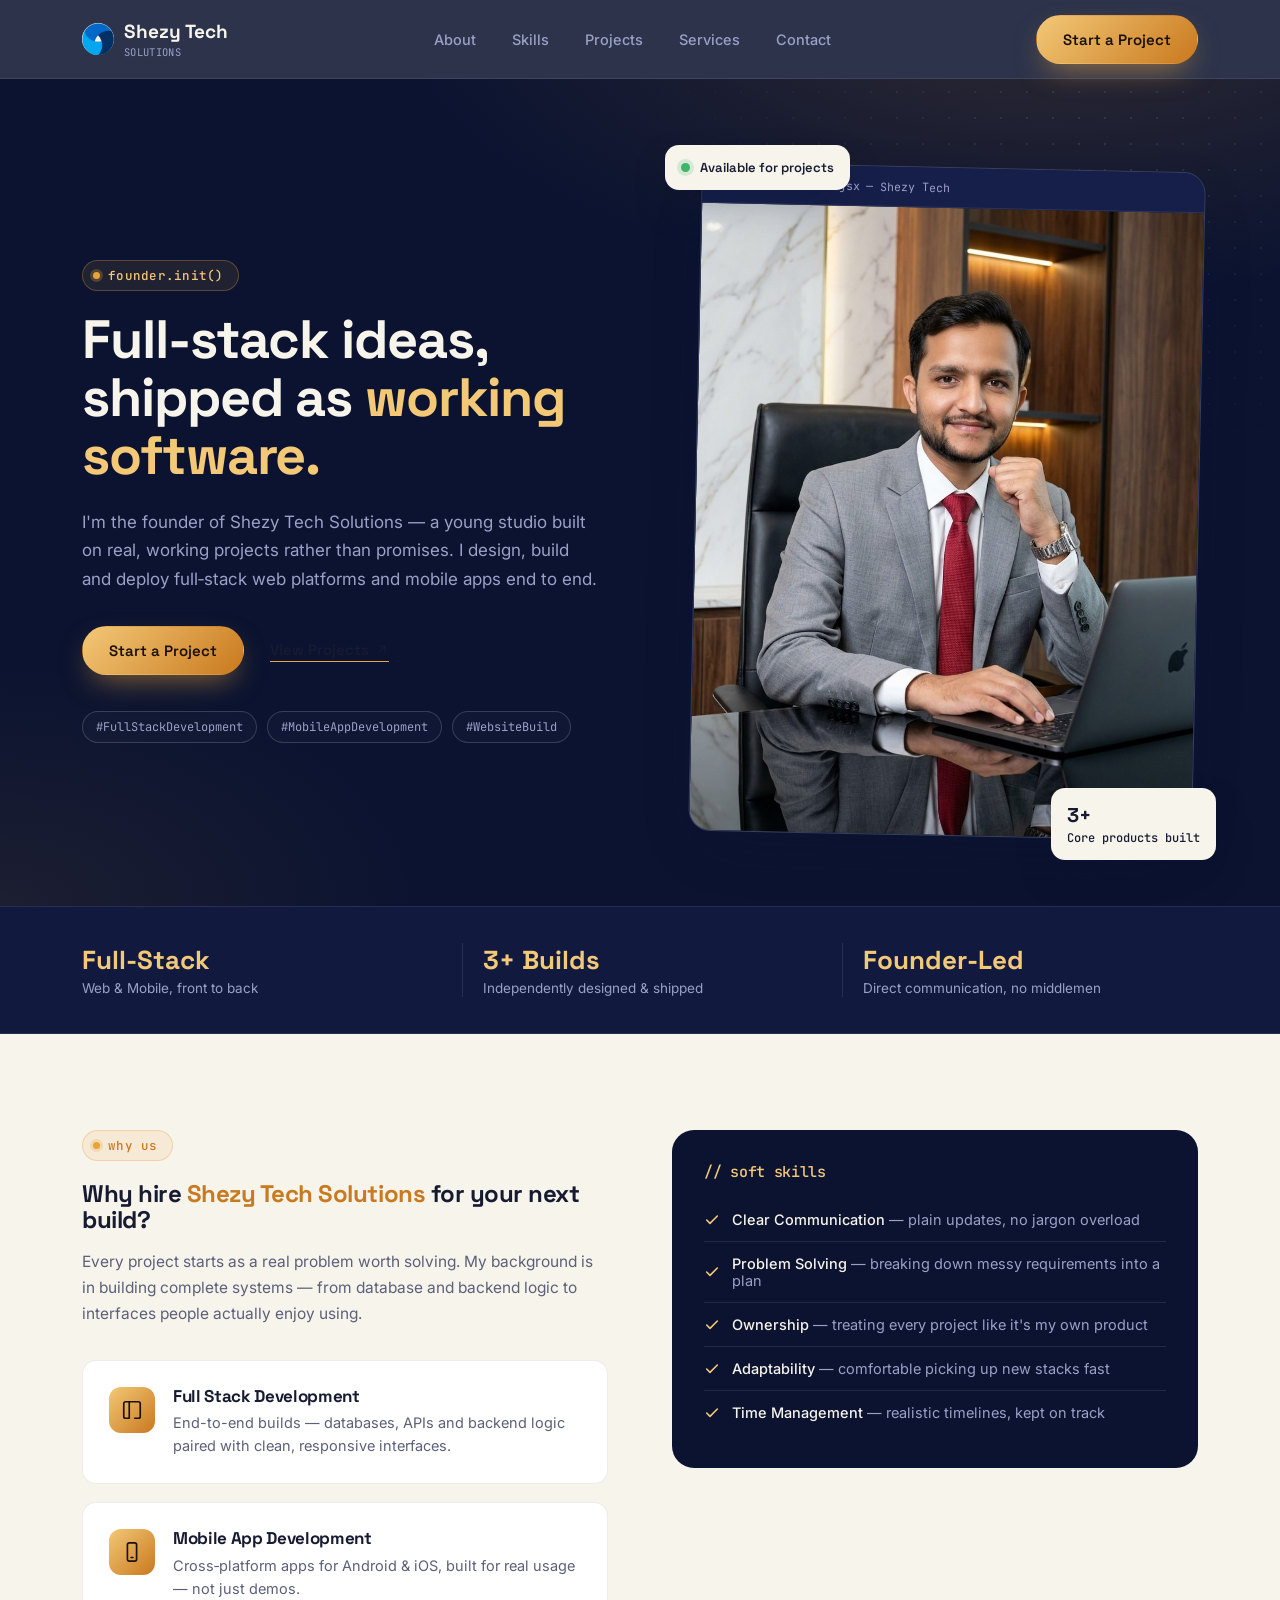
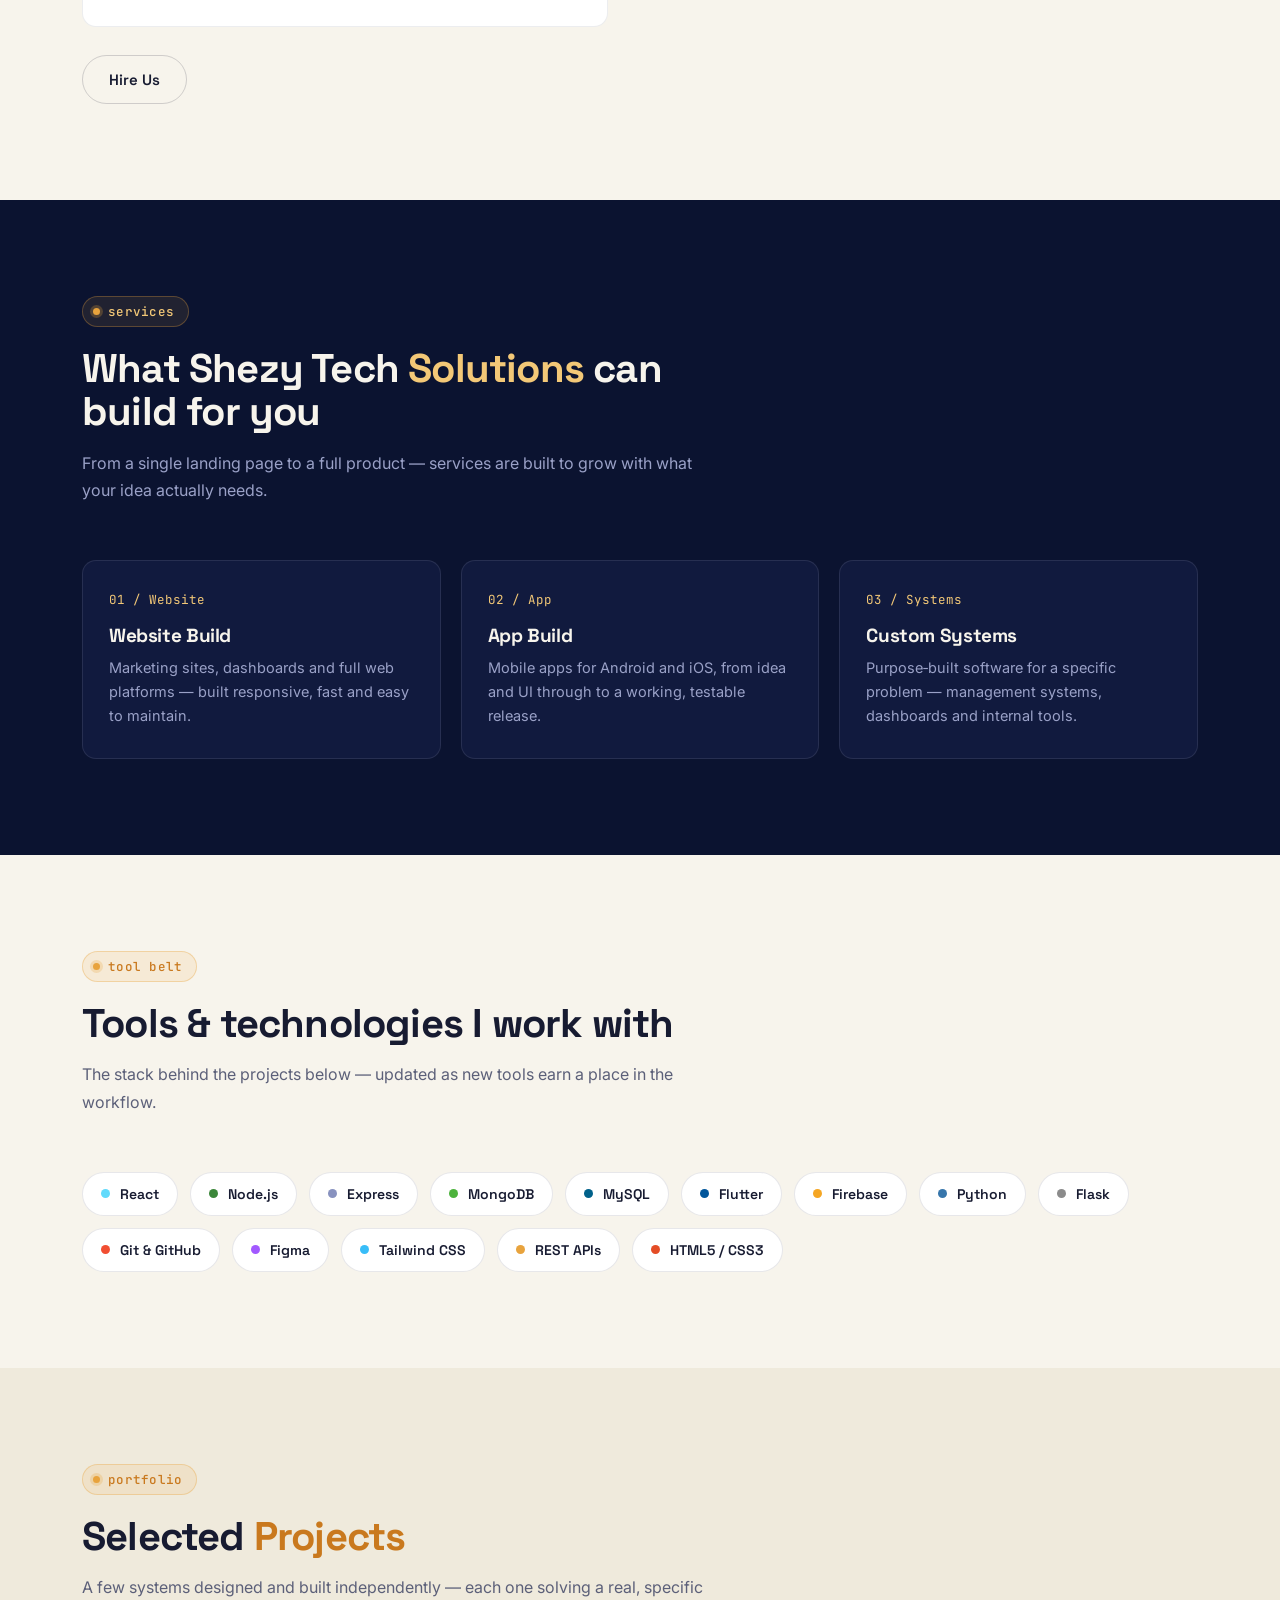
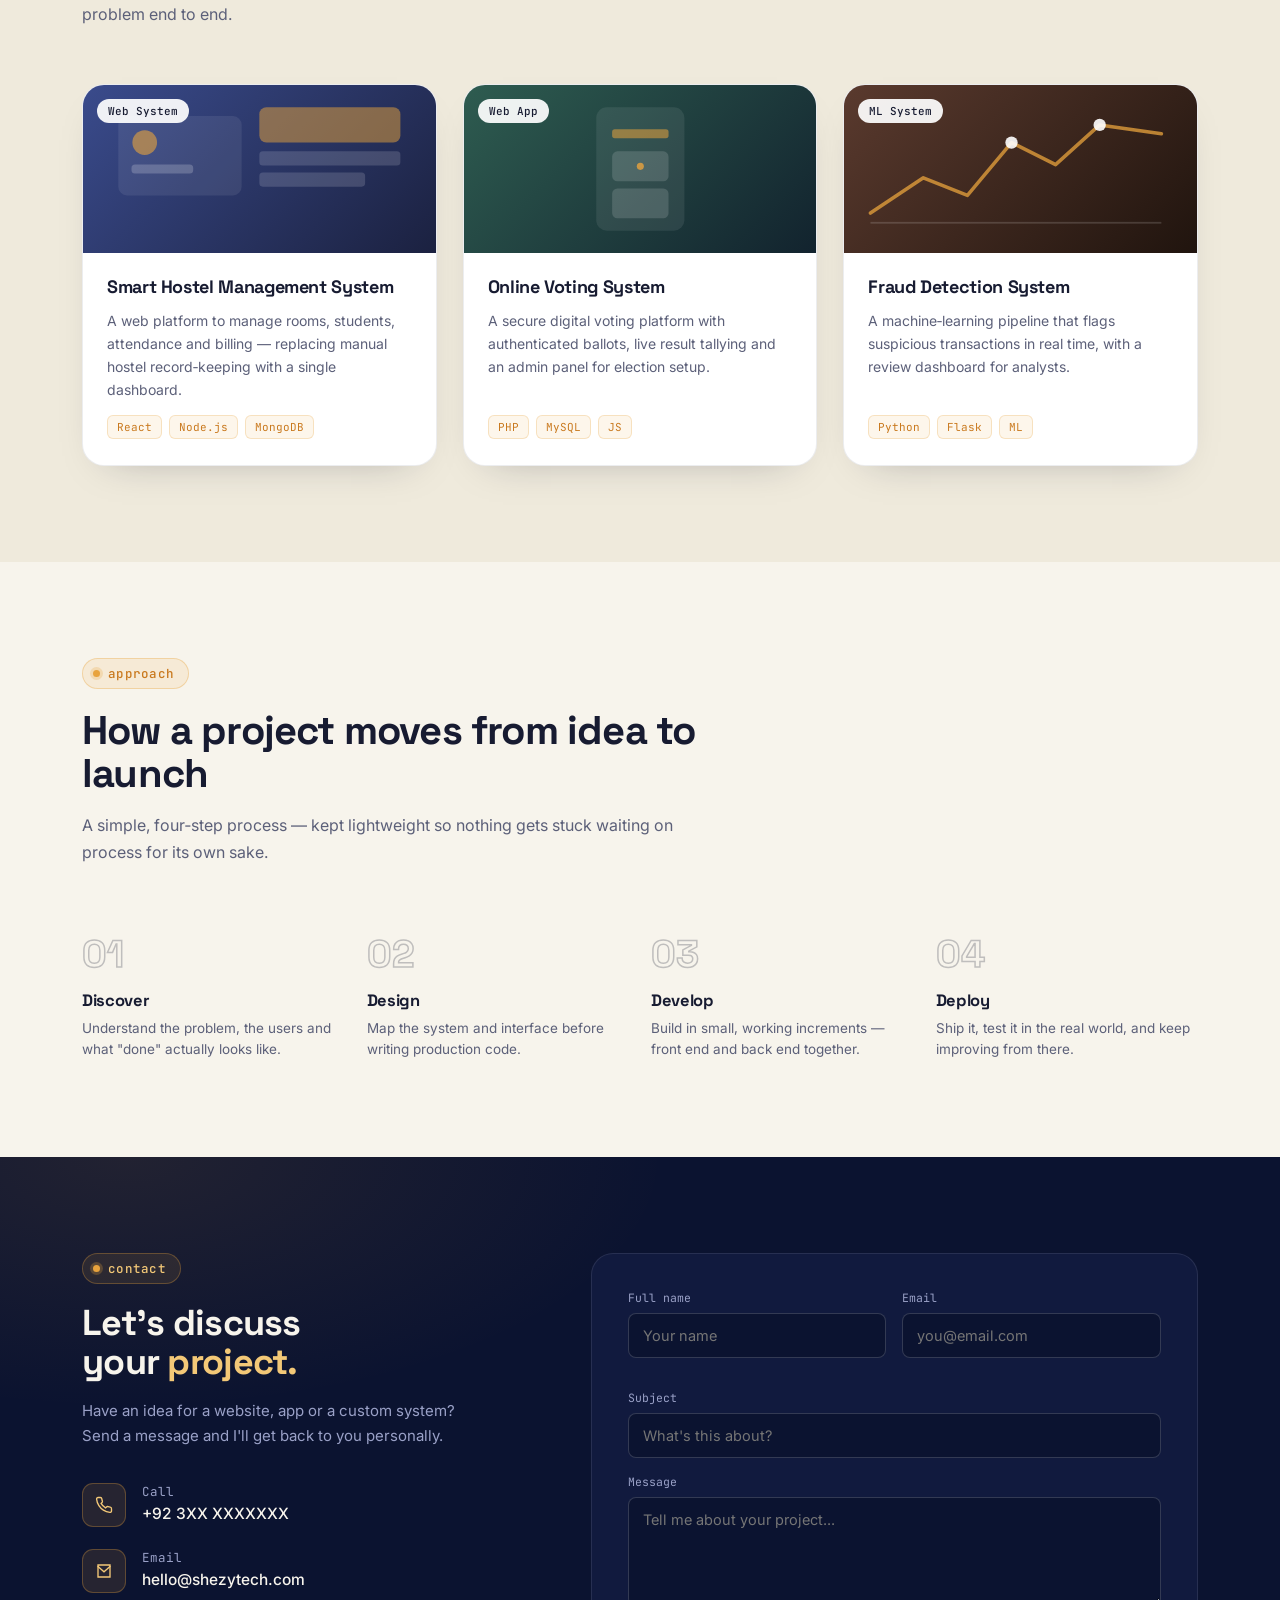
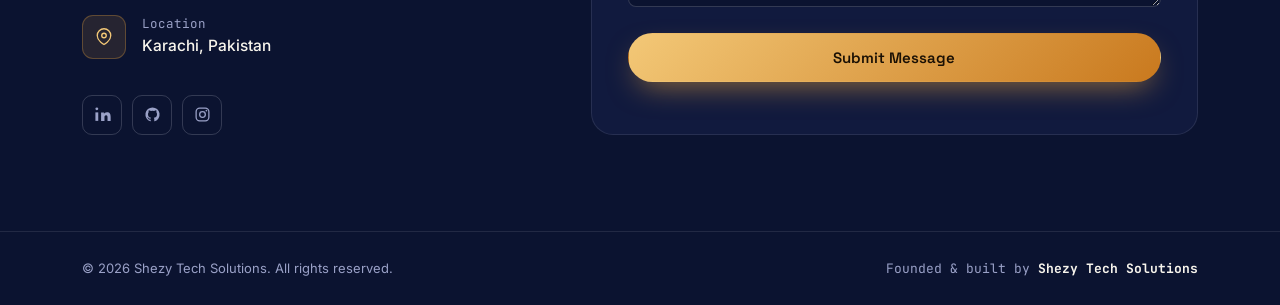
<file: shezy-tech-solutions.html>
<!DOCTYPE html>
<html lang="en">
<head>
<meta charset="UTF-8">
<meta name="viewport" content="width=device-width, initial-scale=1.0">
<title>Shezy Tech Solutions — Full-Stack &amp; Mobile App Development</title>
<meta name="description" content="Shezy Tech Solutions — founder-led full-stack and mobile app development studio. We design, build and ship practical software.">
<link rel="preconnect" href="https://fonts.googleapis.com">
<link rel="preconnect" href="https://fonts.gstatic.com" crossorigin>
<link href="https://fonts.googleapis.com/css2?family=Space+Grotesk:wght@400;500;600;700&family=Inter:wght@400;500;600;700;800&family=JetBrains+Mono:wght@400;500;600&display=swap" rel="stylesheet">
<style>
  :root{
    --ink:#0B1330;
    --ink-2:#111A3E;
    --ink-3:#161F49;
    --line:rgba(230,232,245,0.10);
    --line-strong:rgba(230,232,245,0.18);
    --paper:#F7F4EC;
    --paper-2:#EFEADC;
    --text-on-paper:#171B31;
    --muted-on-paper:#5C6079;
    --muted-on-ink:#9AA1C7;
    --white:#F7F4EC;
    --gold:#E8A33D;
    --gold-soft:#F3C877;
    --gold-deep:#C9791E;
    --radius-lg:22px;
    --radius-md:14px;
    --radius-sm:8px;
    --maxw:1180px;
    --shadow-lift: 0 20px 60px -20px rgba(11,19,48,0.45);
  }

  *{box-sizing:border-box;}
  html{scroll-behavior:smooth;}
  body{
    margin:0;
    background:var(--paper);
    color:var(--text-on-paper);
    font-family:'Inter',system-ui,sans-serif;
    -webkit-font-smoothing:antialiased;
    overflow-x:hidden;
  }
  img{max-width:100%;display:block;}
  a{color:inherit;text-decoration:none;}
  ul{margin:0;padding:0;list-style:none;}
  h1,h2,h3,h4{
    font-family:'Space Grotesk',sans-serif;
    margin:0;
    line-height:1.08;
    letter-spacing:-0.02em;
  }
  p{margin:0;}
  .mono{font-family:'JetBrains Mono',monospace;}
  section{position:relative;}
  .wrap{
    max-width:var(--maxw);
    margin:0 auto;
    padding:0 32px;
  }
  @media (max-width:640px){ .wrap{padding:0 20px;} }

  /* Eyebrow / labels */
  .eyebrow{
    display:inline-flex;
    align-items:center;
    gap:8px;
    font-family:'JetBrains Mono',monospace;
    font-size:12.5px;
    letter-spacing:0.02em;
    font-weight:500;
    color:var(--gold-deep);
    background:rgba(232,163,61,0.12);
    border:1px solid rgba(232,163,61,0.35);
    padding:6px 14px 6px 10px;
    border-radius:999px;
    margin-bottom:20px;
  }
  .eyebrow.on-ink{
    color:var(--gold-soft);
    background:rgba(232,163,61,0.10);
    border-color:rgba(232,163,61,0.30);
  }
  .eyebrow::before{
    content:"";
    width:7px;height:7px;border-radius:50%;
    background:var(--gold);
    box-shadow:0 0 0 3px rgba(232,163,61,0.25);
  }

  /* Buttons */
  .btn{
    display:inline-flex;
    align-items:center;
    justify-content:center;
    gap:8px;
    font-family:'Space Grotesk',sans-serif;
    font-weight:600;
    font-size:15px;
    padding:14px 26px;
    border-radius:999px;
    border:1px solid transparent;
    cursor:pointer;
    transition:transform .25s ease, box-shadow .25s ease, background .25s ease, color .25s ease, border-color .25s ease;
    white-space:nowrap;
  }
  .btn-gold{
    background:linear-gradient(135deg,var(--gold-soft),var(--gold-deep));
    color:#1A1004;
    box-shadow:0 12px 30px -10px rgba(232,163,61,0.65);
  }
  .btn-gold:hover{transform:translateY(-2px);box-shadow:0 16px 36px -10px rgba(232,163,61,0.8);}
  .btn-ghost-ink{
    border-color:var(--line-strong);
    color:var(--white);
    background:rgba(255,255,255,0.03);
  }
  .btn-ghost-ink:hover{background:rgba(255,255,255,0.08);border-color:rgba(255,255,255,0.3);}
  .btn-ghost-paper{
    border-color:rgba(23,27,49,0.18);
    color:var(--text-on-paper);
  }
  .btn-ghost-paper:hover{background:rgba(23,27,49,0.06);}
  .btn-link{
    display:inline-flex;align-items:center;gap:6px;
    font-family:'Space Grotesk',sans-serif;font-weight:600;font-size:15px;
    color:var(--text-on-paper);
    border-bottom:1.5px solid var(--gold);
    padding-bottom:2px;
  }
  .btn-link svg{transition:transform .2s ease;}
  .btn-link:hover svg{transform:translate(3px,-3px);}

  /* ================= NAV ================= */
  #nav{
    position:sticky; top:0; z-index:100;
    background:rgba(11,19,48,0.86);
    backdrop-filter:blur(14px);
    -webkit-backdrop-filter:blur(14px);
    border-bottom:1px solid var(--line);
  }
  #nav .wrap{
    display:flex; align-items:center; justify-content:space-between;
    height:78px;
  }
  .logo{
    display:flex; align-items:center; gap:10px;
    font-family:'Space Grotesk',sans-serif;
    font-weight:700; font-size:19px; color:var(--white);
  }
  .logo-mark{
    width:32px;height:32px;border-radius:30px;
    background:linear-gradient(135deg,var(--white),var(--white));
    display:flex;align-items:center;justify-content:center;
    color:#1A1004; font-family:'JetBrains Mono',monospace; font-weight:600; font-size:15px;
    flex-shrink:0;
  }
  .logo small{
    display:block; font-family:'JetBrains Mono',monospace; font-weight:400;
    font-size:10.5px; color:var(--muted-on-ink); letter-spacing:0.03em; margin-top:1px;
  }
  .nav-links{
    display:flex; align-items:center; gap:36px;
  }
  .nav-links a{
    font-size:14.5px; font-weight:500; color:var(--muted-on-ink);
    transition:color .2s ease; position:relative;
  }
  .nav-links a:hover{color:var(--white);}
  .nav-cta{display:flex;align-items:center;gap:14px;}
  .nav-toggle{
    display:none; flex-direction:column; gap:5px; background:none; border:none; cursor:pointer; padding:8px;
  }
  .nav-toggle span{width:22px;height:2px;background:var(--white);border-radius:2px;}

  @media (max-width:920px){
    .nav-links{
      position:absolute; top:78px; left:0; right:0;
      background:var(--ink); border-bottom:1px solid var(--line);
      flex-direction:column; align-items:flex-start; gap:0;
      max-height:0; overflow:hidden; transition:max-height .35s ease;
    }
    .nav-links.open{max-height:420px;}
    .nav-links a{width:100%; padding:16px 32px; border-bottom:1px solid var(--line);}
    .nav-toggle{display:flex;}
    .nav-cta .btn{display:none;}
  }

  /* ================= HERO ================= */
  #hero{
    background:
      radial-gradient(1100px 500px at 82% -10%, rgba(232,163,61,0.16), transparent 60%),
      radial-gradient(700px 400px at 0% 100%, rgba(232,163,61,0.08), transparent 60%),
      var(--ink);
    color:var(--white);
    padding:88px 0 70px;
    overflow:hidden;
  }
  .dotfield{
    position:absolute; inset:0; pointer-events:none;
    background-image: radial-gradient(rgba(230,232,245,0.10) 1px, transparent 1px);
    background-size:26px 26px;
    -webkit-mask-image: radial-gradient(700px 500px at 85% 10%, #000 0%, transparent 70%);
    mask-image: radial-gradient(700px 500px at 85% 10%, #000 0%, transparent 70%);
  }
  .hero-grid{
    display:grid; grid-template-columns:1.05fr 0.95fr; gap:56px; align-items:center;
    position:relative; z-index:1;
  }
  .hero-copy h1{
    font-size:clamp(34px,4.4vw,54px);
    color:var(--white);
    margin-bottom:22px;
  }
  .hero-copy h1 .accent{color:var(--gold-soft);}
  .hero-copy p.lede{
    font-size:17px; line-height:1.7; color:var(--muted-on-ink);
    max-width:520px; margin-bottom:32px;
  }
  .hero-actions{display:flex; align-items:center; gap:26px; flex-wrap:wrap; margin-bottom:36px;}
  .tag-row{display:flex; flex-wrap:wrap; gap:10px;}
  .tag-pill{
    font-family:'JetBrains Mono',monospace; font-size:12px; color:var(--muted-on-ink);
    border:1px solid var(--line-strong); padding:7px 13px; border-radius:999px;
    background:rgba(255,255,255,0.02);
  }

  /* Hero photo window chrome */
  .hero-visual{position:relative;}
  .window{
    position:relative;
    background:var(--ink-2);
    border:1px solid var(--line-strong);
    border-radius:var(--radius-lg);
    overflow:hidden;
    box-shadow:var(--shadow-lift);
    transform:rotate(1.2deg);
  }
  .window-bar{
    display:flex; align-items:center; gap:8px;
    padding:12px 16px;
    background:var(--ink-3);
    border-bottom:1px solid var(--line);
  }
  .win-dot{width:10px;height:10px;border-radius:50%;}
  .win-dot.r{background:#F26B5E;} .win-dot.y{background:#F3C64C;} .win-dot.g{background:#63C674;}
  .window-bar .win-path{
    margin-left:10px; font-family:'JetBrains Mono',monospace; font-size:11.5px; color:var(--muted-on-ink);
  }
  .window-photo{
    aspect-ratio:4/5; overflow:hidden;
  }
  .window-photo img{width:100%;height:100%;object-fit:cover;object-position:center 15%;}
  .float-card{
    position:absolute; background:var(--paper); color:var(--text-on-paper);
    border-radius:var(--radius-md); padding:14px 16px;
    box-shadow:0 18px 40px -14px rgba(11,19,48,0.55);
    font-family:'Space Grotesk',sans-serif;
  }
  .float-card.fc1{
    top:-22px; left:-30px;
    display:flex; align-items:center; gap:10px;
  }
  .float-card.fc1 .dot{width:9px;height:9px;border-radius:50%;background:#3FB56B;box-shadow:0 0 0 4px rgba(63,181,107,0.18);}
  .float-card.fc1 span{font-size:13px; font-weight:600;}
  .float-card.fc2{
    bottom:-24px; right:-18px;
    font-family:'JetBrains Mono',monospace; font-size:12px; font-weight:500;
    display:flex; flex-direction:column; gap:2px;
  }
  .float-card.fc2 b{font-family:'Space Grotesk',sans-serif; font-size:20px;}

  @media (max-width:920px){
    .hero-grid{grid-template-columns:1fr; gap:64px;}
    .hero-visual{max-width:420px; margin:0 auto;}
  }

  /* ================= STATS STRIP ================= */
  #stats{
    background:var(--ink-2);
    border-top:1px solid var(--line);
    border-bottom:1px solid var(--line);
    padding:36px 0;
  }
  .stats-grid{
    display:grid; grid-template-columns:repeat(3,1fr); gap:24px;
  }
  .stat-item{
    display:flex; align-items:center; gap:14px;
    padding:0 20px;
    border-left:1px solid var(--line);
  }
  .stat-item:first-child{border-left:none;padding-left:0;}
  .stat-item b{
    font-family:'Space Grotesk',sans-serif; font-size:26px; color:var(--gold-soft); display:block;
  }
  .stat-item span{font-size:13.5px; color:var(--muted-on-ink);}
  @media (max-width:720px){
    .stats-grid{grid-template-columns:1fr; gap:18px;}
    .stat-item{border-left:none; border-top:1px solid var(--line); padding:16px 0 0;}
    .stat-item:first-child{border-top:none;padding-top:0;}
  }

  /* ================= SECTION HEAD ================= */
  .section-pad{padding:96px 0;}
  @media (max-width:720px){.section-pad{padding:64px 0;}}
  .sec-head{max-width:640px; margin-bottom:56px;}
  .sec-head h2{font-size:clamp(28px,3.4vw,40px);}
  .sec-head h2 .accent{color:var(--gold-deep);}
  .sec-head p{margin-top:16px; font-size:16px; line-height:1.7; color:var(--muted-on-paper);}
  .sec-head.on-ink h2{color:var(--white);}
  .sec-head.on-ink p{color:var(--muted-on-ink);}
  .sec-head.on-ink h2 .accent{color:var(--gold-soft);}

  /* ================= SKILLS ================= */
  #skills{background:var(--paper);}
  .skills-grid{
    display:grid; grid-template-columns:1fr 1fr; gap:64px; align-items:start;
  }
  .skill-cards{display:flex; flex-direction:column; gap:18px;}
  .skill-card{
    background:#fff; border:1px solid rgba(23,27,49,0.08);
    border-radius:var(--radius-md); padding:26px 26px;
    display:flex; gap:18px; align-items:flex-start;
    transition:transform .25s ease, box-shadow .25s ease, border-color .25s ease;
  }
  .skill-card:hover{transform:translateY(-4px); box-shadow:0 20px 40px -18px rgba(23,27,49,0.25); border-color:rgba(232,163,61,0.4);}
  .skill-ic{
    width:46px;height:46px;border-radius:12px; flex-shrink:0;
    background:linear-gradient(135deg,var(--gold-soft),var(--gold-deep));
    display:flex;align-items:center;justify-content:center;
  }
  .skill-card h4{font-size:17px; margin-bottom:6px;}
  .skill-card p{font-size:14.5px; color:var(--muted-on-paper); line-height:1.6;}

  .soft-skills-panel{
    background:var(--ink); color:var(--white);
    border-radius:var(--radius-lg); padding:34px 32px;
  }
  .soft-skills-panel h4{font-size:15px; font-family:'JetBrains Mono',monospace; color:var(--gold-soft); margin-bottom:18px; font-weight:500;}
  .soft-list{display:flex; flex-direction:column;}
  .soft-list li{
    display:flex; align-items:center; gap:12px;
    padding:13px 0; border-bottom:1px solid var(--line);
    font-size:14.5px; color:var(--muted-on-ink);
  }
  .soft-list li:last-child{border-bottom:none;}
  .soft-list li svg{flex-shrink:0;color:var(--gold-soft);}
  .soft-list li b{color:var(--white); font-weight:500;}

  @media (max-width:860px){
    .skills-grid{grid-template-columns:1fr; gap:36px;}
  }

  /* ================= SERVICES ================= */
  #services{background:var(--ink); color:var(--white);}
  .services-grid{display:grid; grid-template-columns:repeat(3,1fr); gap:20px;}
  .service-card{
    background:var(--ink-2); border:1px solid var(--line);
    border-radius:var(--radius-md); padding:30px 26px;
    transition:border-color .25s ease, transform .25s ease;
  }
  .service-card:hover{border-color:rgba(232,163,61,0.45); transform:translateY(-4px);}
  .service-num{
    font-family:'JetBrains Mono',monospace; font-size:12.5px; color:var(--gold-soft); margin-bottom:18px; display:block;
  }
  .service-card h4{font-size:19px; margin-bottom:10px;}
  .service-card p{font-size:14.5px; color:var(--muted-on-ink); line-height:1.65;}
  @media (max-width:860px){.services-grid{grid-template-columns:1fr;}}

  /* ================= TOOLS ================= */
  #tools{background:var(--paper);}
  .tools-wrap{
    display:flex; flex-wrap:wrap; gap:12px;
  }
  .tool-chip{
    display:flex; align-items:center; gap:10px;
    background:#fff; border:1px solid rgba(23,27,49,0.1);
    padding:12px 18px; border-radius:999px;
    font-family:'Space Grotesk',sans-serif; font-weight:600; font-size:14px;
    transition:transform .2s ease, border-color .2s ease, background .2s ease;
  }
  .tool-chip:hover{transform:translateY(-3px); border-color:var(--gold); background:#FFFCF5;}
  .tool-chip .sw{width:9px;height:9px;border-radius:50%;}

  /* ================= PROJECTS ================= */
  #projects{background:var(--paper-2);}
  .proj-grid{display:grid; grid-template-columns:repeat(3,1fr); gap:26px;}
  .proj-card{
    background:#fff; border-radius:var(--radius-lg); overflow:hidden;
    border:1px solid rgba(23,27,49,0.08);
    box-shadow:0 16px 40px -26px rgba(23,27,49,0.35);
    display:flex; flex-direction:column;
    transition:transform .3s ease, box-shadow .3s ease;
  }
  .proj-card:hover{transform:translateY(-6px); box-shadow:0 26px 50px -22px rgba(23,27,49,0.4);}
  .proj-visual{
    height:168px; position:relative; overflow:hidden;
  }
  .proj-visual svg{width:100%;height:100%;display:block;}
  .proj-tagbadge{
    position:absolute; top:14px; left:14px;
    font-family:'JetBrains Mono',monospace; font-size:11px; font-weight:500;
    background:rgba(255,255,255,0.92); color:var(--text-on-paper);
    padding:5px 11px; border-radius:999px;
  }
  .proj-body{padding:24px 24px 26px; display:flex; flex-direction:column; gap:12px; flex:1;}
  .proj-body h4{font-size:18px;}
  .proj-body p{font-size:14px; color:var(--muted-on-paper); line-height:1.65; flex:1;}
  .proj-tags{display:flex; flex-wrap:wrap; gap:7px; margin-top:2px;}
  .proj-tags span{
    font-family:'JetBrains Mono',monospace; font-size:11px; color:var(--gold-deep);
    background:rgba(232,163,61,0.10); border:1px solid rgba(232,163,61,0.25);
    padding:4px 9px; border-radius:6px;
  }
  @media (max-width:960px){.proj-grid{grid-template-columns:1fr 1fr;}}
  @media (max-width:640px){.proj-grid{grid-template-columns:1fr;}}

  /* ================= PROCESS ================= */
  #process{background:var(--paper);}
  .process-grid{display:grid; grid-template-columns:repeat(4,1fr); gap:22px;}
  .process-item{position:relative; padding-top:8px;}
  .process-num{
    font-family:'Space Grotesk',sans-serif; font-size:38px; font-weight:700;
    color:transparent; -webkit-text-stroke:1.5px rgba(23,27,49,0.25);
    display:block; margin-bottom:14px;
  }
  .process-item h4{font-size:16.5px; margin-bottom:8px;}
  .process-item p{font-size:13.5px; color:var(--muted-on-paper); line-height:1.6;}
  @media (max-width:860px){.process-grid{grid-template-columns:1fr 1fr; row-gap:34px;}}
  @media (max-width:520px){.process-grid{grid-template-columns:1fr;}}

  /* ================= CONTACT ================= */
  #contact{
    background:var(--ink); color:var(--white);
    background:
      radial-gradient(900px 420px at 10% 0%, rgba(232,163,61,0.10), transparent 60%),
      var(--ink);
  }
  .contact-grid{display:grid; grid-template-columns:0.85fr 1.15fr; gap:60px;}
  .contact-info-list{display:flex; flex-direction:column; gap:22px; margin-top:34px;}
  .contact-info-item{display:flex; align-items:flex-start; gap:16px;}
  .ci-ic{
    width:44px;height:44px;border-radius:11px; flex-shrink:0;
    background:rgba(232,163,61,0.12); border:1px solid rgba(232,163,61,0.3);
    display:flex; align-items:center; justify-content:center; color:var(--gold-soft);
  }
  .contact-info-item span{display:block; font-size:12.5px; color:var(--muted-on-ink); margin-bottom:3px; font-family:'JetBrains Mono',monospace;}
  .contact-info-item b{font-size:15.5px; font-weight:500;}
  .social-row{display:flex; gap:10px; margin-top:36px;}
  .social-row a{
    width:40px;height:40px;border-radius:10px;
    border:1px solid var(--line-strong);
    display:flex; align-items:center; justify-content:center;
    color:var(--muted-on-ink);
    transition:all .2s ease;
  }
  .social-row a:hover{border-color:var(--gold); color:var(--gold-soft); transform:translateY(-3px);}

  .form-card{
    background:var(--ink-2); border:1px solid var(--line);
    border-radius:var(--radius-lg); padding:36px;
  }
  .form-row{display:grid; grid-template-columns:1fr 1fr; gap:16px; margin-bottom:16px;}
  .field label{
    display:block; font-family:'JetBrains Mono',monospace; font-size:11.5px; color:var(--muted-on-ink);
    margin-bottom:8px;
  }
  .field input, .field textarea{
    width:100%; background:var(--ink); border:1px solid var(--line-strong);
    border-radius:var(--radius-sm); padding:13px 14px; color:var(--white);
    font-family:'Inter',sans-serif; font-size:14.5px; outline:none;
    transition:border-color .2s ease;
  }
  .field input:focus, .field textarea:focus{border-color:var(--gold);}
  .field textarea{resize:vertical; min-height:110px;}
  .form-card .field{margin-bottom:16px;}
  .form-card button{width:100%; margin-top:6px;}
  @media (max-width:860px){
    .contact-grid{grid-template-columns:1fr; gap:44px;}
    .form-row{grid-template-columns:1fr;}
  }

  /* ================= FOOTER ================= */
  footer{
    background:var(--ink); border-top:1px solid var(--line); color:var(--muted-on-ink);
    padding:28px 0;
  }
  .foot-wrap{display:flex; align-items:center; justify-content:space-between; flex-wrap:wrap; gap:14px; font-size:13px;}
  .foot-wrap .foot-brand{font-family:'JetBrains Mono',monospace;}
  .foot-wrap .foot-brand b{color:var(--white);}

  /* Reveal animation */
  .reveal{opacity:0; transform:translateY(22px); transition:opacity .7s ease, transform .7s ease;}
  .reveal.in{opacity:1; transform:translateY(0);}
  @media (prefers-reduced-motion: reduce){
    .reveal{opacity:1; transform:none; transition:none;}
    html{scroll-behavior:auto;}
  }
</style>
</head>
<body>

<!-- ================= NAV ================= -->
<nav id="nav">
  <div class="wrap">
    <a href="#hero" class="logo">
      <span class="logo-mark"><img src="/images-removebg-preview.png" alt="nothing"></span>
      <span>Shezy Tech<small>SOLUTIONS</small></span>
    </a>
    <ul class="nav-links" id="navLinks">
      <li><a href="#about">About</a></li>
      <li><a href="#skills">Skills</a></li>
      <li><a href="#projects">Projects</a></li>
      <li><a href="#services">Services</a></li>
      <li><a href="#contact">Contact</a></li>
    </ul>
    <div class="nav-cta">
      <a href="#contact" class="btn btn-gold">Start a Project</a>
      <button class="nav-toggle" id="navToggle" aria-label="Toggle menu">
        <span></span><span></span><span></span>
      </button>
    </div>
  </div>
</nav>

<!-- ================= HERO ================= -->
<section id="hero">
  <div class="dotfield"></div>
  <div class="wrap">
    <div class="hero-grid">
      <div class="hero-copy reveal">
        <div class="eyebrow on-ink">founder.init()</div>
        <h1>Full‑stack ideas,<br>shipped as <span class="accent">working software.</span></h1>
        <p class="lede">I'm the founder of Shezy Tech Solutions — a young studio built on real, working projects rather than promises. I design, build and deploy full‑stack web platforms and mobile apps end to end.</p>
        <div class="hero-actions">
          <a href="#contact" class="btn btn-gold">Start a Project</a>
          <a href="#projects" class="btn-link">View Projects
            <svg width="14" height="14" viewBox="0 0 24 24" fill="none"><path d="M7 17L17 7M17 7H8M17 7V16" stroke="currentColor" stroke-width="2.2" stroke-linecap="round" stroke-linejoin="round"/></svg>
          </a>
        </div>
        <div class="tag-row">
          <span class="tag-pill">#FullStackDevelopment</span>
          <span class="tag-pill">#MobileAppDevelopment</span>
          <span class="tag-pill">#WebsiteBuild</span>
        </div>
      </div>
      <div class="hero-visual reveal">
        <div class="window">
          <div class="window-bar">
            <span class="win-dot r"></span><span class="win-dot y"></span><span class="win-dot g"></span>
            <span class="win-path">founder.jsx — Shezy Tech</span>
          </div>
          <div class="window-photo">
            <img src="[data-uri]" alt="Founder of Shezy Tech Solutions">
          </div>
        </div>
        <div class="float-card fc1"><span class="dot"></span><span>Available for projects</span></div>
        <div class="float-card fc2"><b>3+</b>Core products built</div>
      </div>
    </div>
  </div>
</section>

<!-- ================= STATS ================= -->
<section id="stats">
  <div class="wrap">
    <div class="stats-grid">
      <div class="stat-item reveal">
        <div>
          <b>Full‑Stack</b>
          <span>Web &amp; Mobile, front to back</span>
        </div>
      </div>
      <div class="stat-item reveal">
        <div>
          <b>3+ Builds</b>
          <span>Independently designed &amp; shipped</span>
        </div>
      </div>
      <div class="stat-item reveal">
        <div>
          <b>Founder‑Led</b>
          <span>Direct communication, no middlemen</span>
        </div>
      </div>
    </div>
  </div>
</section>

<!-- ================= SKILLS / ABOUT ================= -->
<section id="skills" class="section-pad">
  <div class="wrap" id="about">
    <div class="skills-grid">
      <div>
        <div class="eyebrow">why us</div>
        <h2 style="margin-bottom:16px;">Why hire <span style="color:var(--gold-deep);">Shezy Tech Solutions</span> for your next build?</h2>
        <p style="color:var(--muted-on-paper); font-size:15.5px; line-height:1.7; margin-bottom:32px; max-width:520px;">
          Every project starts as a real problem worth solving. My background is in building complete systems — from database and backend logic to interfaces people actually enjoy using.
        </p>
        <div class="skill-cards">
          <div class="skill-card reveal">
            <div class="skill-ic">
              <svg width="22" height="22" viewBox="0 0 24 24" fill="none"><path d="M9 3H5a2 2 0 00-2 2v4m6-6h10a2 2 0 012 2v4M9 3v18M3 9v10a2 2 0 002 2h4M21 9v10a2 2 0 01-2 2h-4" stroke="#1A1004" stroke-width="1.8" stroke-linecap="round" stroke-linejoin="round"/></svg>
            </div>
            <div>
              <h4>Full Stack Development</h4>
              <p>End-to-end builds — databases, APIs and backend logic paired with clean, responsive interfaces.</p>
            </div>
          </div>
          <div class="skill-card reveal">
            <div class="skill-ic">
              <svg width="22" height="22" viewBox="0 0 24 24" fill="none"><rect x="7" y="2" width="10" height="20" rx="2" stroke="#1A1004" stroke-width="1.8"/><path d="M11 18h2" stroke="#1A1004" stroke-width="1.8" stroke-linecap="round"/></svg>
            </div>
            <div>
              <h4>Mobile App Development</h4>
              <p>Cross‑platform apps for Android &amp; iOS, built for real usage — not just demos.</p>
            </div>
          </div>
        </div>
        <a href="#contact" class="btn btn-ghost-paper" style="margin-top:28px;">Hire Us</a>
      </div>

      <div class="soft-skills-panel reveal">
        <h4>// soft skills</h4>
        <ul class="soft-list">
          <li>
            <svg width="16" height="16" viewBox="0 0 24 24" fill="none"><path d="M20 6L9 17l-5-5" stroke="currentColor" stroke-width="2.4" stroke-linecap="round" stroke-linejoin="round"/></svg>
            <span><b>Clear Communication</b> — plain updates, no jargon overload</span>
          </li>
          <li>
            <svg width="16" height="16" viewBox="0 0 24 24" fill="none"><path d="M20 6L9 17l-5-5" stroke="currentColor" stroke-width="2.4" stroke-linecap="round" stroke-linejoin="round"/></svg>
            <span><b>Problem Solving</b> — breaking down messy requirements into a plan</span>
          </li>
          <li>
            <svg width="16" height="16" viewBox="0 0 24 24" fill="none"><path d="M20 6L9 17l-5-5" stroke="currentColor" stroke-width="2.4" stroke-linecap="round" stroke-linejoin="round"/></svg>
            <span><b>Ownership</b> — treating every project like it's my own product</span>
          </li>
          <li>
            <svg width="16" height="16" viewBox="0 0 24 24" fill="none"><path d="M20 6L9 17l-5-5" stroke="currentColor" stroke-width="2.4" stroke-linecap="round" stroke-linejoin="round"/></svg>
            <span><b>Adaptability</b> — comfortable picking up new stacks fast</span>
          </li>
          <li>
            <svg width="16" height="16" viewBox="0 0 24 24" fill="none"><path d="M20 6L9 17l-5-5" stroke="currentColor" stroke-width="2.4" stroke-linecap="round" stroke-linejoin="round"/></svg>
            <span><b>Time Management</b> — realistic timelines, kept on track</span>
          </li>
        </ul>
      </div>
    </div>
  </div>
</section>

<!-- ================= SERVICES ================= -->
<section id="services" class="section-pad">
  <div class="wrap">
    <div class="sec-head on-ink reveal">
      <div class="eyebrow on-ink">services</div>
      <h2>What Shezy Tech <span class="accent">Solutions</span> can build for you</h2>
      <p>From a single landing page to a full product — services are built to grow with what your idea actually needs.</p>
    </div>
    <div class="services-grid">
      <div class="service-card reveal">
        <span class="service-num">01 / Website</span>
        <h4>Website Build</h4>
        <p>Marketing sites, dashboards and full web platforms — built responsive, fast and easy to maintain.</p>
      </div>
      <div class="service-card reveal">
        <span class="service-num">02 / App</span>
        <h4>App Build</h4>
        <p>Mobile apps for Android and iOS, from idea and UI through to a working, testable release.</p>
      </div>
      <div class="service-card reveal">
        <span class="service-num">03 / Systems</span>
        <h4>Custom Systems</h4>
        <p>Purpose‑built software for a specific problem — management systems, dashboards and internal tools.</p>
      </div>
    </div>
  </div>
</section>

<!-- ================= TOOLS ================= -->
<section id="tools" class="section-pad">
  <div class="wrap">
    <div class="sec-head reveal">
      <div class="eyebrow">tool belt</div>
      <h2>Tools &amp; technologies I work with</h2>
      <p>The stack behind the projects below — updated as new tools earn a place in the workflow.</p>
    </div>
    <div class="tools-wrap" id="toolsWrap">
      <!-- tool chips injected by JS -->
    </div>
  </div>
</section>

<!-- ================= PROJECTS ================= -->
<section id="projects" class="section-pad">
  <div class="wrap">
    <div class="sec-head reveal">
      <div class="eyebrow">portfolio</div>
      <h2>Selected <span style="color:var(--gold-deep);">Projects</span></h2>
      <p>A few systems designed and built independently — each one solving a real, specific problem end to end.</p>
    </div>
    <div class="proj-grid">

      <div class="proj-card reveal">
        <div class="proj-visual" style="background:linear-gradient(135deg,#3A4B8C,#1B2140);">
          <span class="proj-tagbadge">Web System</span>
          <svg viewBox="0 0 400 200" preserveAspectRatio="xMidYMid slice">
            <rect x="40" y="40" width="140" height="90" rx="10" fill="rgba(255,255,255,0.08)"/>
            <rect x="200" y="30" width="160" height="40" rx="8" fill="rgba(232,163,61,0.5)"/>
            <rect x="200" y="80" width="160" height="16" rx="4" fill="rgba(255,255,255,0.15)"/>
            <rect x="200" y="104" width="120" height="16" rx="4" fill="rgba(255,255,255,0.15)"/>
            <circle cx="70" cy="70" r="14" fill="rgba(232,163,61,0.6)"/>
            <rect x="55" y="95" width="70" height="10" rx="4" fill="rgba(255,255,255,0.2)"/>
          </svg>
        </div>
        <div class="proj-body">
          <h4>Smart Hostel Management System</h4>
          <p>A web platform to manage rooms, students, attendance and billing — replacing manual hostel record‑keeping with a single dashboard.</p>
          <div class="proj-tags"><span>React</span><span>Node.js</span><span>MongoDB</span></div>
        </div>
      </div>

      <div class="proj-card reveal">
        <div class="proj-visual" style="background:linear-gradient(135deg,#2E5C50,#12232E);">
          <span class="proj-tagbadge">Web App</span>
          <svg viewBox="0 0 400 200" preserveAspectRatio="xMidYMid slice">
            <rect x="150" y="30" width="100" height="140" rx="12" fill="rgba(255,255,255,0.08)"/>
            <rect x="168" y="55" width="64" height="10" rx="3" fill="rgba(232,163,61,0.55)"/>
            <rect x="168" y="80" width="64" height="34" rx="6" fill="rgba(255,255,255,0.14)"/>
            <rect x="168" y="122" width="64" height="34" rx="6" fill="rgba(255,255,255,0.14)"/>
            <circle cx="200" cy="97" r="4" fill="rgba(232,163,61,0.8)"/>
          </svg>
        </div>
        <div class="proj-body">
          <h4>Online Voting System</h4>
          <p>A secure digital voting platform with authenticated ballots, live result tallying and an admin panel for election setup.</p>
          <div class="proj-tags"><span>PHP</span><span>MySQL</span><span>JS</span></div>
        </div>
      </div>

      <div class="proj-card reveal">
        <div class="proj-visual" style="background:linear-gradient(135deg,#5A3A2E,#20140E);">
          <span class="proj-tagbadge">ML System</span>
          <svg viewBox="0 0 400 200" preserveAspectRatio="xMidYMid slice">
            <polyline points="30,150 90,110 140,130 190,70 240,95 290,50 360,60" fill="none" stroke="rgba(232,163,61,0.75)" stroke-width="4" stroke-linecap="round" stroke-linejoin="round"/>
            <circle cx="190" cy="70" r="7" fill="rgba(255,255,255,0.9)"/>
            <circle cx="290" cy="50" r="7" fill="rgba(255,255,255,0.9)"/>
            <rect x="30" y="160" width="330" height="2" fill="rgba(255,255,255,0.15)"/>
          </svg>
        </div>
        <div class="proj-body">
          <h4>Fraud Detection System</h4>
          <p>A machine‑learning pipeline that flags suspicious transactions in real time, with a review dashboard for analysts.</p>
          <div class="proj-tags"><span>Python</span><span>Flask</span><span>ML</span></div>
        </div>
      </div>

    </div>
  </div>
</section>

<!-- ================= PROCESS ================= -->
<section id="process" class="section-pad">
  <div class="wrap">
    <div class="sec-head reveal">
      <div class="eyebrow">approach</div>
      <h2>How a project moves from idea to launch</h2>
      <p>A simple, four‑step process — kept lightweight so nothing gets stuck waiting on process for its own sake.</p>
    </div>
    <div class="process-grid">
      <div class="process-item reveal">
        <span class="process-num">01</span>
        <h4>Discover</h4>
        <p>Understand the problem, the users and what "done" actually looks like.</p>
      </div>
      <div class="process-item reveal">
        <span class="process-num">02</span>
        <h4>Design</h4>
        <p>Map the system and interface before writing production code.</p>
      </div>
      <div class="process-item reveal">
        <span class="process-num">03</span>
        <h4>Develop</h4>
        <p>Build in small, working increments — front end and back end together.</p>
      </div>
      <div class="process-item reveal">
        <span class="process-num">04</span>
        <h4>Deploy</h4>
        <p>Ship it, test it in the real world, and keep improving from there.</p>
      </div>
    </div>
  </div>
</section>

<!-- ================= CONTACT ================= -->
<section id="contact" class="section-pad">
  <div class="wrap">
    <div class="contact-grid">
      <div class="reveal">
        <div class="eyebrow on-ink">contact</div>
        <h2 style="color:var(--white); font-size:clamp(26px,3.2vw,36px);">Let's discuss<br>your <span style="color:var(--gold-soft);">project.</span></h2>
        <p style="color:var(--muted-on-ink); margin-top:16px; font-size:15px; line-height:1.7; max-width:400px;">
          Have an idea for a website, app or a custom system? Send a message and I'll get back to you personally.
        </p>
        <div class="contact-info-list">
          <div class="contact-info-item">
            <div class="ci-ic"><svg width="18" height="18" viewBox="0 0 24 24" fill="none"><path d="M22 16.92v3a2 2 0 01-2.18 2 19.79 19.79 0 01-8.63-3.07 19.5 19.5 0 01-6-6 19.79 19.79 0 01-3.07-8.67A2 2 0 014.11 2h3a2 2 0 012 1.72c.127.96.361 1.903.7 2.81a2 2 0 01-.45 2.11L8.09 9.91a16 16 0 006 6l1.27-1.27a2 2 0 012.11-.45c.907.339 1.85.573 2.81.7A2 2 0 0122 16.92z" stroke="currentColor" stroke-width="1.8"/></svg></div>
            <div><span>Call</span><b id="phoneText">+92 3XX XXXXXXX</b></div>
          </div>
          <div class="contact-info-item">
            <div class="ci-ic"><svg width="18" height="18" viewBox="0 0 24 24" fill="none"><path d="M4 4h16v16H4V4z" stroke="currentColor" stroke-width="1.8"/><path d="M4 6l8 7 8-7" stroke="currentColor" stroke-width="1.8" stroke-linecap="round"/></svg></div>
            <div><span>Email</span><b id="emailText">hello@shezytech.com</b></div>
          </div>
          <div class="contact-info-item">
            <div class="ci-ic"><svg width="18" height="18" viewBox="0 0 24 24" fill="none"><path d="M21 10c0 7-9 12-9 12s-9-5-9-12a9 9 0 0118 0z" stroke="currentColor" stroke-width="1.8"/><circle cx="12" cy="10" r="3" stroke="currentColor" stroke-width="1.8"/></svg></div>
            <div><span>Location</span><b>Karachi, Pakistan</b></div>
          </div>
        </div>
        <div class="social-row">
          <a href="#" aria-label="LinkedIn"><svg width="17" height="17" viewBox="0 0 24 24" fill="none"><rect x="2" y="9" width="4" height="12" fill="currentColor"/><circle cx="4" cy="4" r="2" fill="currentColor"/><path d="M10 9h4v2.2c.6-1.1 2-2.4 4.2-2.4 4.5 0 5.3 3 5.3 6.8V21h-4.4v-4.8c0-1.4 0-3.2-2-3.2s-2.3 1.5-2.3 3.1V21H10V9z" fill="currentColor"/></svg></a>
          <a href="#" aria-label="GitHub"><svg width="17" height="17" viewBox="0 0 24 24" fill="none"><path d="M12 2a10 10 0 00-3.16 19.49c.5.09.68-.22.68-.48v-1.7c-2.78.6-3.37-1.34-3.37-1.34-.46-1.16-1.11-1.47-1.11-1.47-.9-.62.07-.6.07-.6 1 .07 1.53 1.03 1.53 1.03.9 1.52 2.36 1.08 2.93.83.09-.65.35-1.08.63-1.33-2.22-.25-4.56-1.11-4.56-4.94 0-1.09.39-1.99 1.03-2.69-.1-.25-.45-1.27.1-2.65 0 0 .84-.27 2.75 1.03a9.6 9.6 0 015 0c1.9-1.3 2.74-1.03 2.74-1.03.56 1.38.21 2.4.1 2.65.65.7 1.03 1.6 1.03 2.69 0 3.84-2.34 4.68-4.57 4.93.36.31.68.92.68 1.85V21c0 .27.18.58.69.48A10 10 0 0012 2z" fill="currentColor"/></svg></a>
          <a href="#" aria-label="Instagram"><svg width="17" height="17" viewBox="0 0 24 24" fill="none"><rect x="3" y="3" width="18" height="18" rx="5" stroke="currentColor" stroke-width="1.8"/><circle cx="12" cy="12" r="4" stroke="currentColor" stroke-width="1.8"/><circle cx="17.5" cy="6.5" r="1.2" fill="currentColor"/></svg></a>
        </div>
      </div>

      <form class="form-card reveal" id="contactForm">
        <div class="form-row">
          <div class="field">
            <label>Full name</label>
            <input type="text" id="fName" placeholder="Your name" required>
          </div>
          <div class="field">
            <label>Email</label>
            <input type="email" id="fEmail" placeholder="you@email.com" required>
          </div>
        </div>
        <div class="field">
          <label>Subject</label>
          <input type="text" id="fSubject" placeholder="What's this about?">
        </div>
        <div class="field">
          <label>Message</label>
          <textarea id="fMessage" placeholder="Tell me about your project..." required></textarea>
        </div>
        <button type="submit" class="btn btn-gold">Submit Message</button>
      </form>
    </div>
  </div>
</section>

<!-- ================= FOOTER ================= -->
<footer>
  <div class="wrap foot-wrap">
    <span>© <span id="year"></span> Shezy Tech Solutions. All rights reserved.</span>
    <span class="foot-brand">Founded &amp; built by <b>Shezy Tech Solutions</b></span>
  </div>
</footer>

<script>
  // mobile nav toggle
  const navToggle = document.getElementById('navToggle');
  const navLinks = document.getElementById('navLinks');
  navToggle.addEventListener('click', () => navLinks.classList.toggle('open'));
  navLinks.querySelectorAll('a').forEach(a => a.addEventListener('click', () => navLinks.classList.remove('open')));

  // year
  document.getElementById('year').textContent = new Date().getFullYear();

  // reveal on scroll
  const revealEls = document.querySelectorAll('.reveal');
  const io = new IntersectionObserver((entries) => {
    entries.forEach(entry => {
      if (entry.isIntersecting) {
        entry.target.classList.add('in');
        io.unobserve(entry.target);
      }
    });
  }, { threshold: 0.12 });
  revealEls.forEach(el => io.observe(el));

  // tools chips
  const tools = [
    {name:'React', color:'#61DAFB'},
    {name:'Node.js', color:'#3C873A'},
    {name:'Express', color:'#8892BF'},
    {name:'MongoDB', color:'#4DB33D'},
    {name:'MySQL', color:'#00618A'},
    {name:'Flutter', color:'#02569B'},
    {name:'Firebase', color:'#F5A623'},
    {name:'Python', color:'#3776AB'},
    {name:'Flask', color:'#8B8B8B'},
    {name:'Git & GitHub', color:'#F14E32'},
    {name:'Figma', color:'#A259FF'},
    {name:'Tailwind CSS', color:'#38BDF8'},
    {name:'REST APIs', color:'#E8A33D'},
    {name:'HTML5 / CSS3', color:'#E44D26'},
  ];
  const toolsWrap = document.getElementById('toolsWrap');
  tools.forEach(t => {
    const chip = document.createElement('div');
    chip.className = 'tool-chip';
    chip.innerHTML = `<span class="sw" style="background:${t.color}"></span>${t.name}`;
    toolsWrap.appendChild(chip);
  });

  // contact form -> mailto fallback
  document.getElementById('contactForm').addEventListener('submit', function(e){
    e.preventDefault();
    const name = document.getElementById('fName').value;
    const email = document.getElementById('fEmail').value;
    const subject = document.getElementById('fSubject').value || 'New project inquiry';
    const message = document.getElementById('fMessage').value;
    const body = `Name: ${name}%0AEmail: ${email}%0A%0A${encodeURIComponent(message)}`;
    window.location.href = `mailto:hello@shezytech.com?subject=${encodeURIComponent(subject)}&body=${body}`;
  });
</script>
</body>
</html>
</file>
